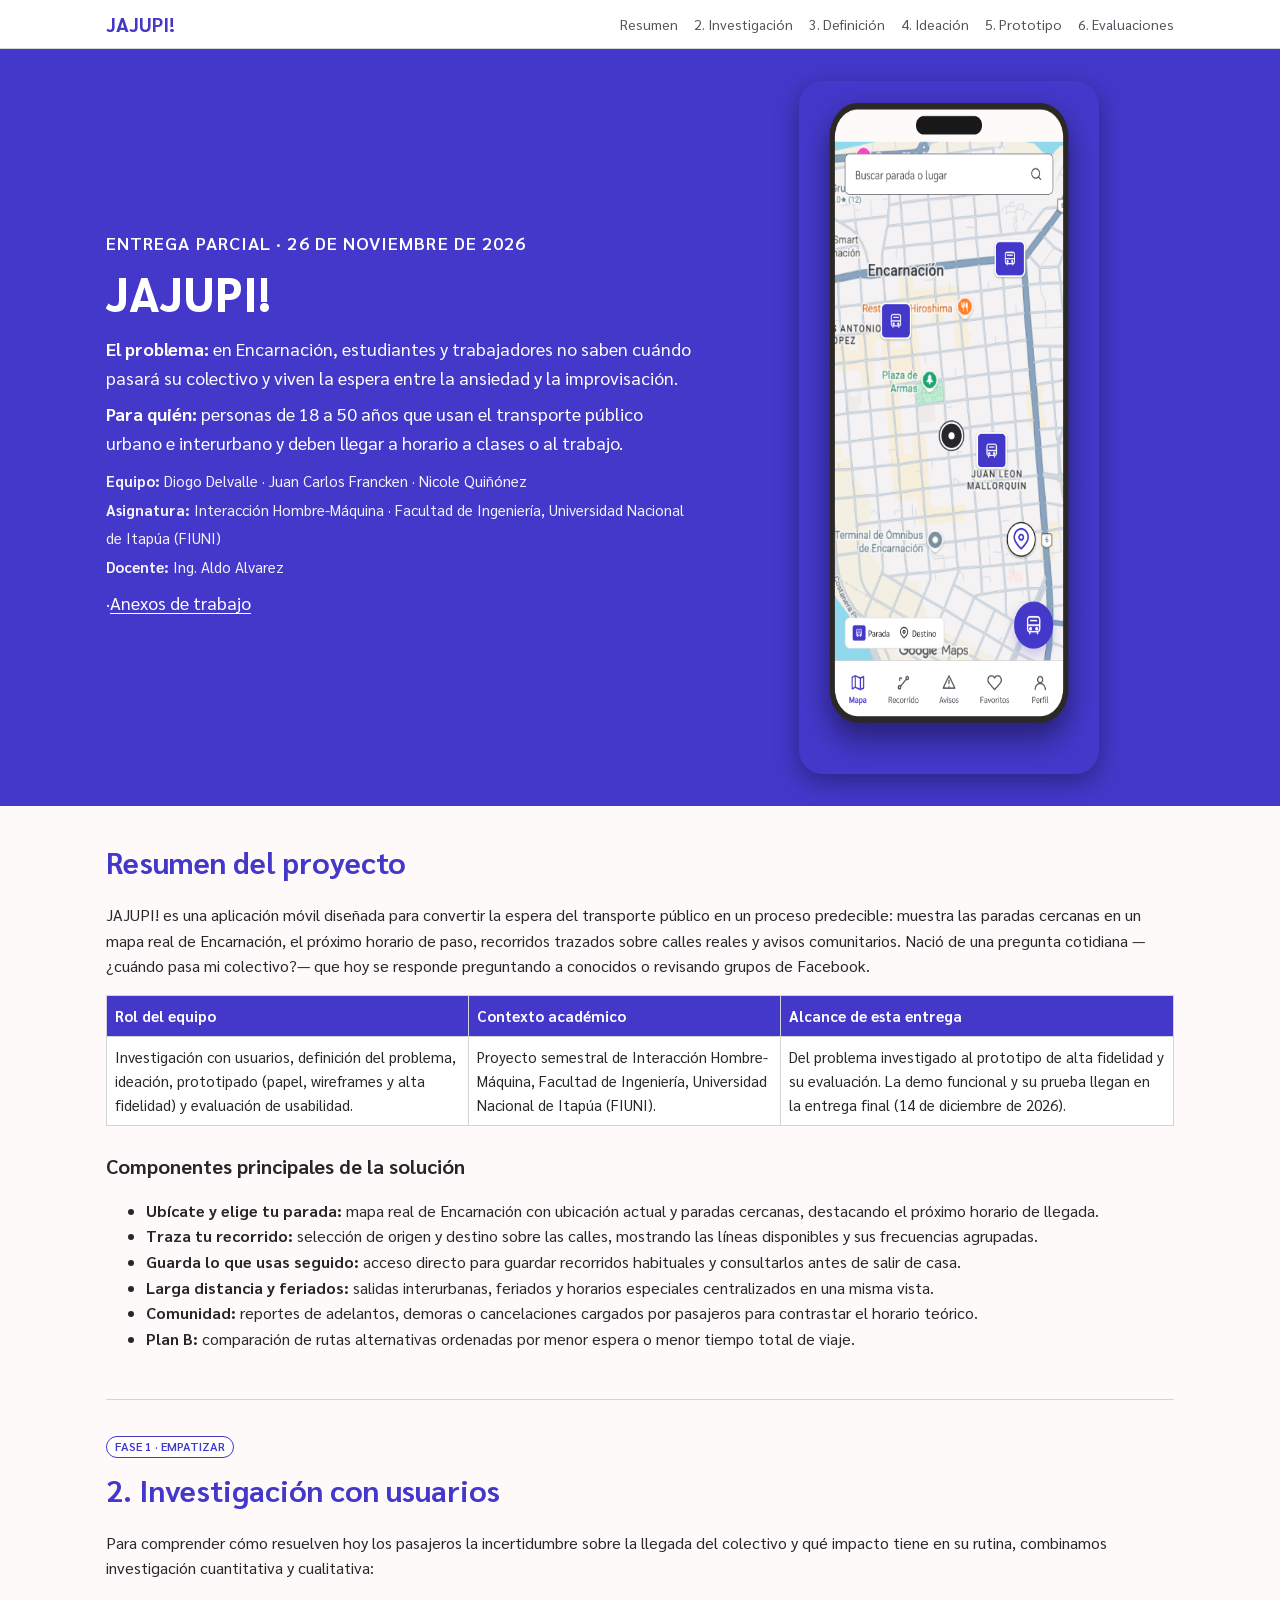
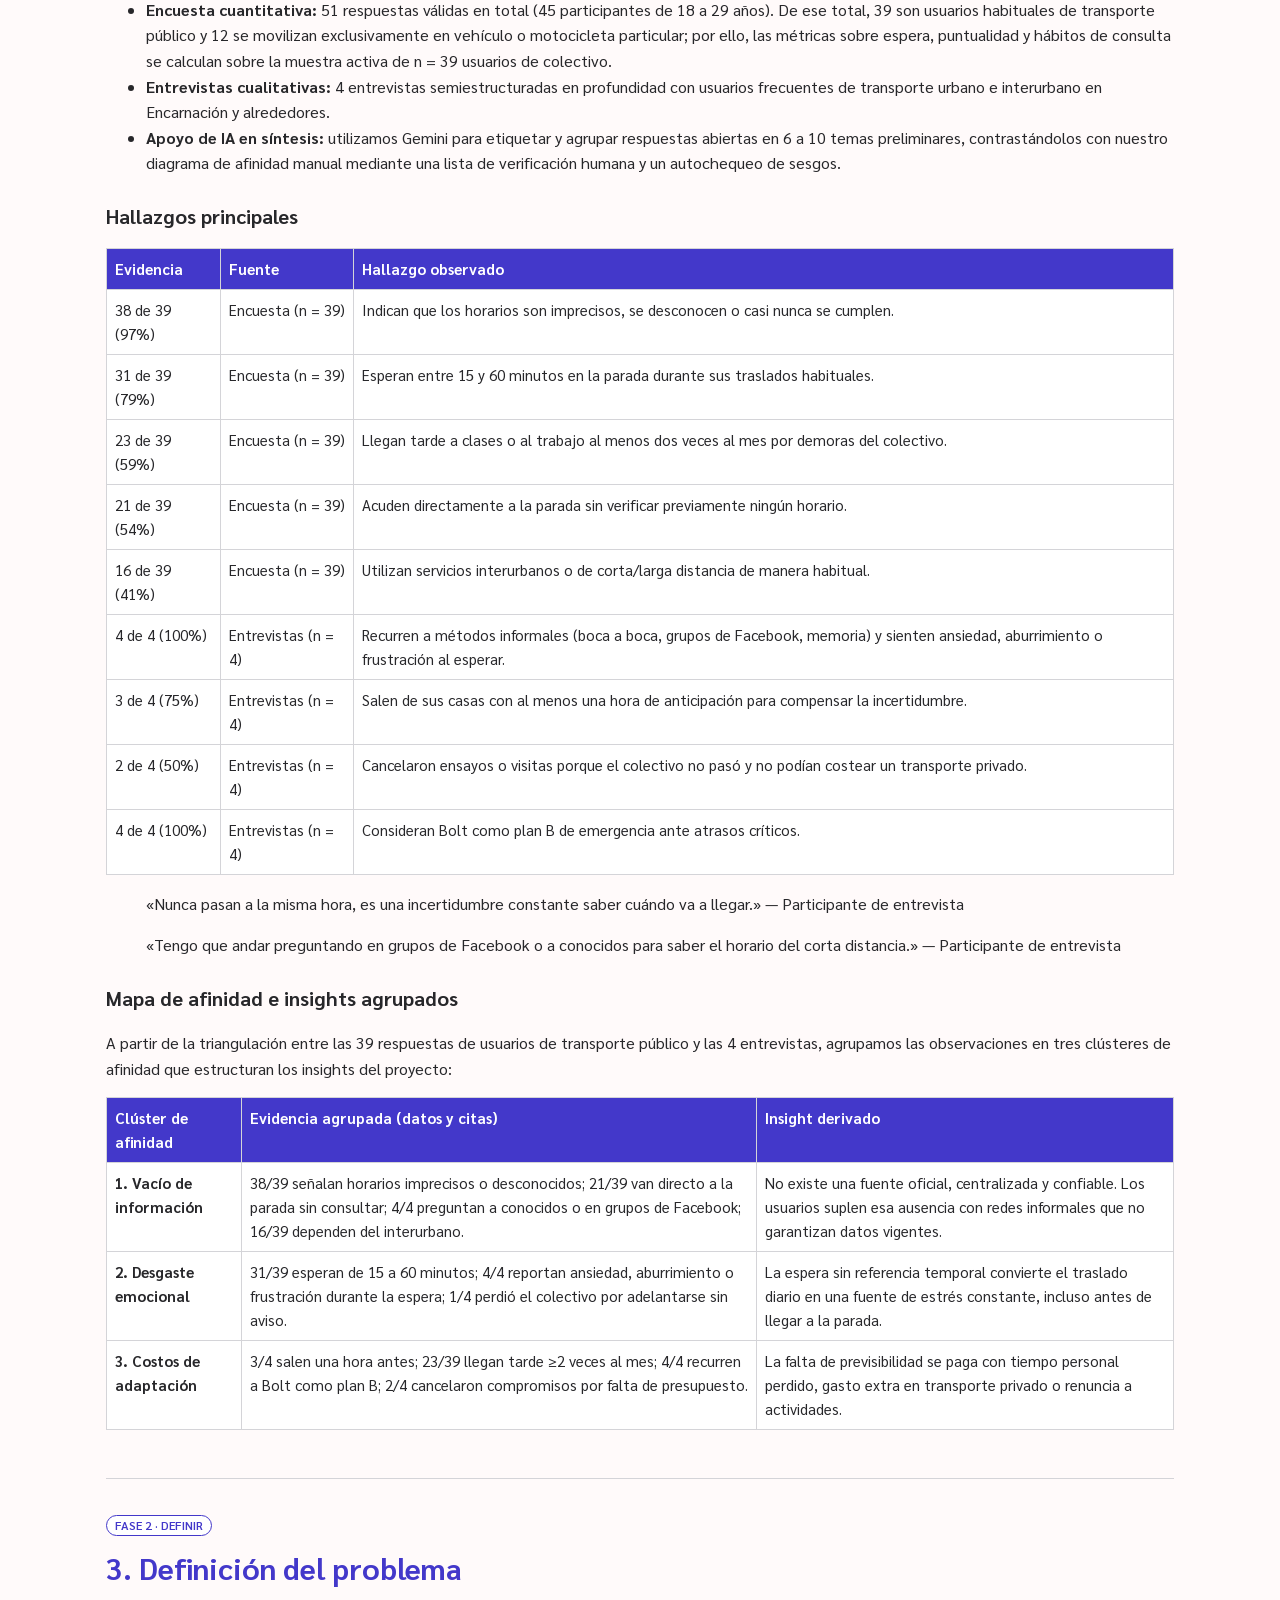
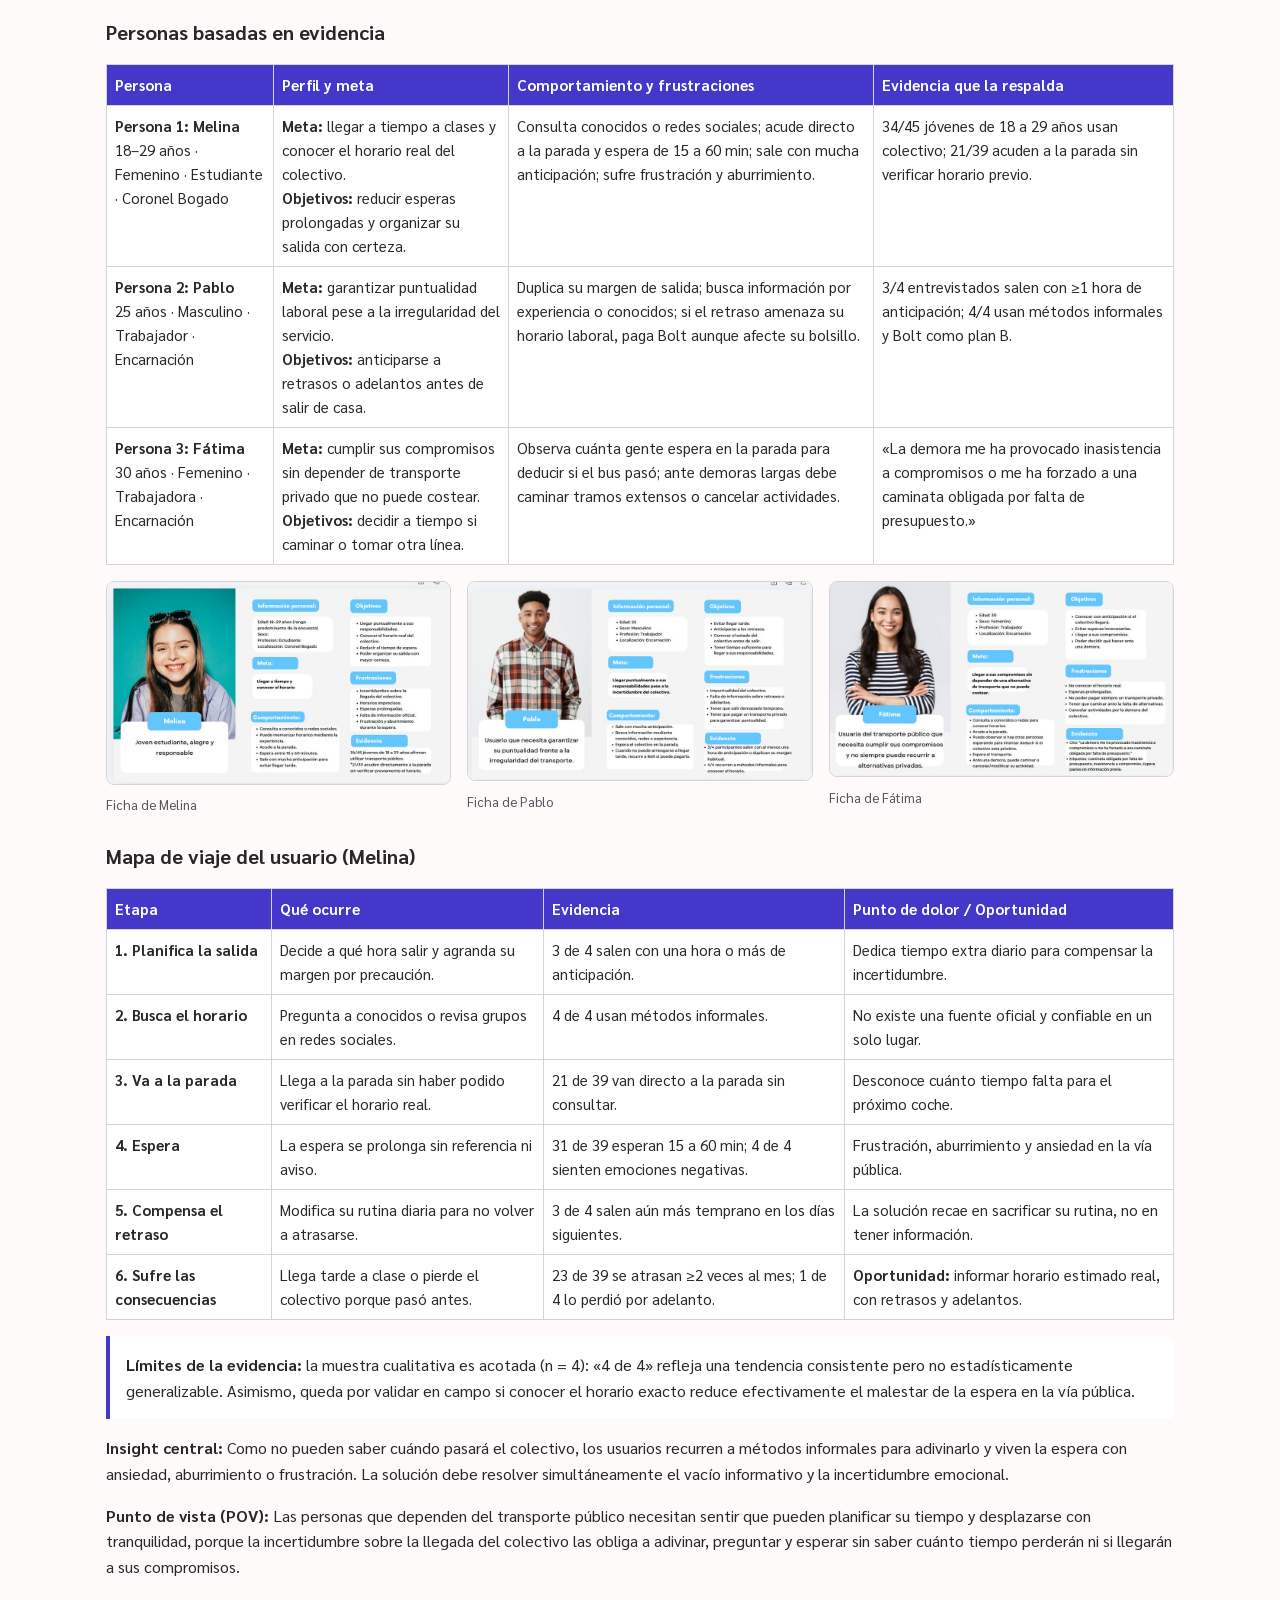
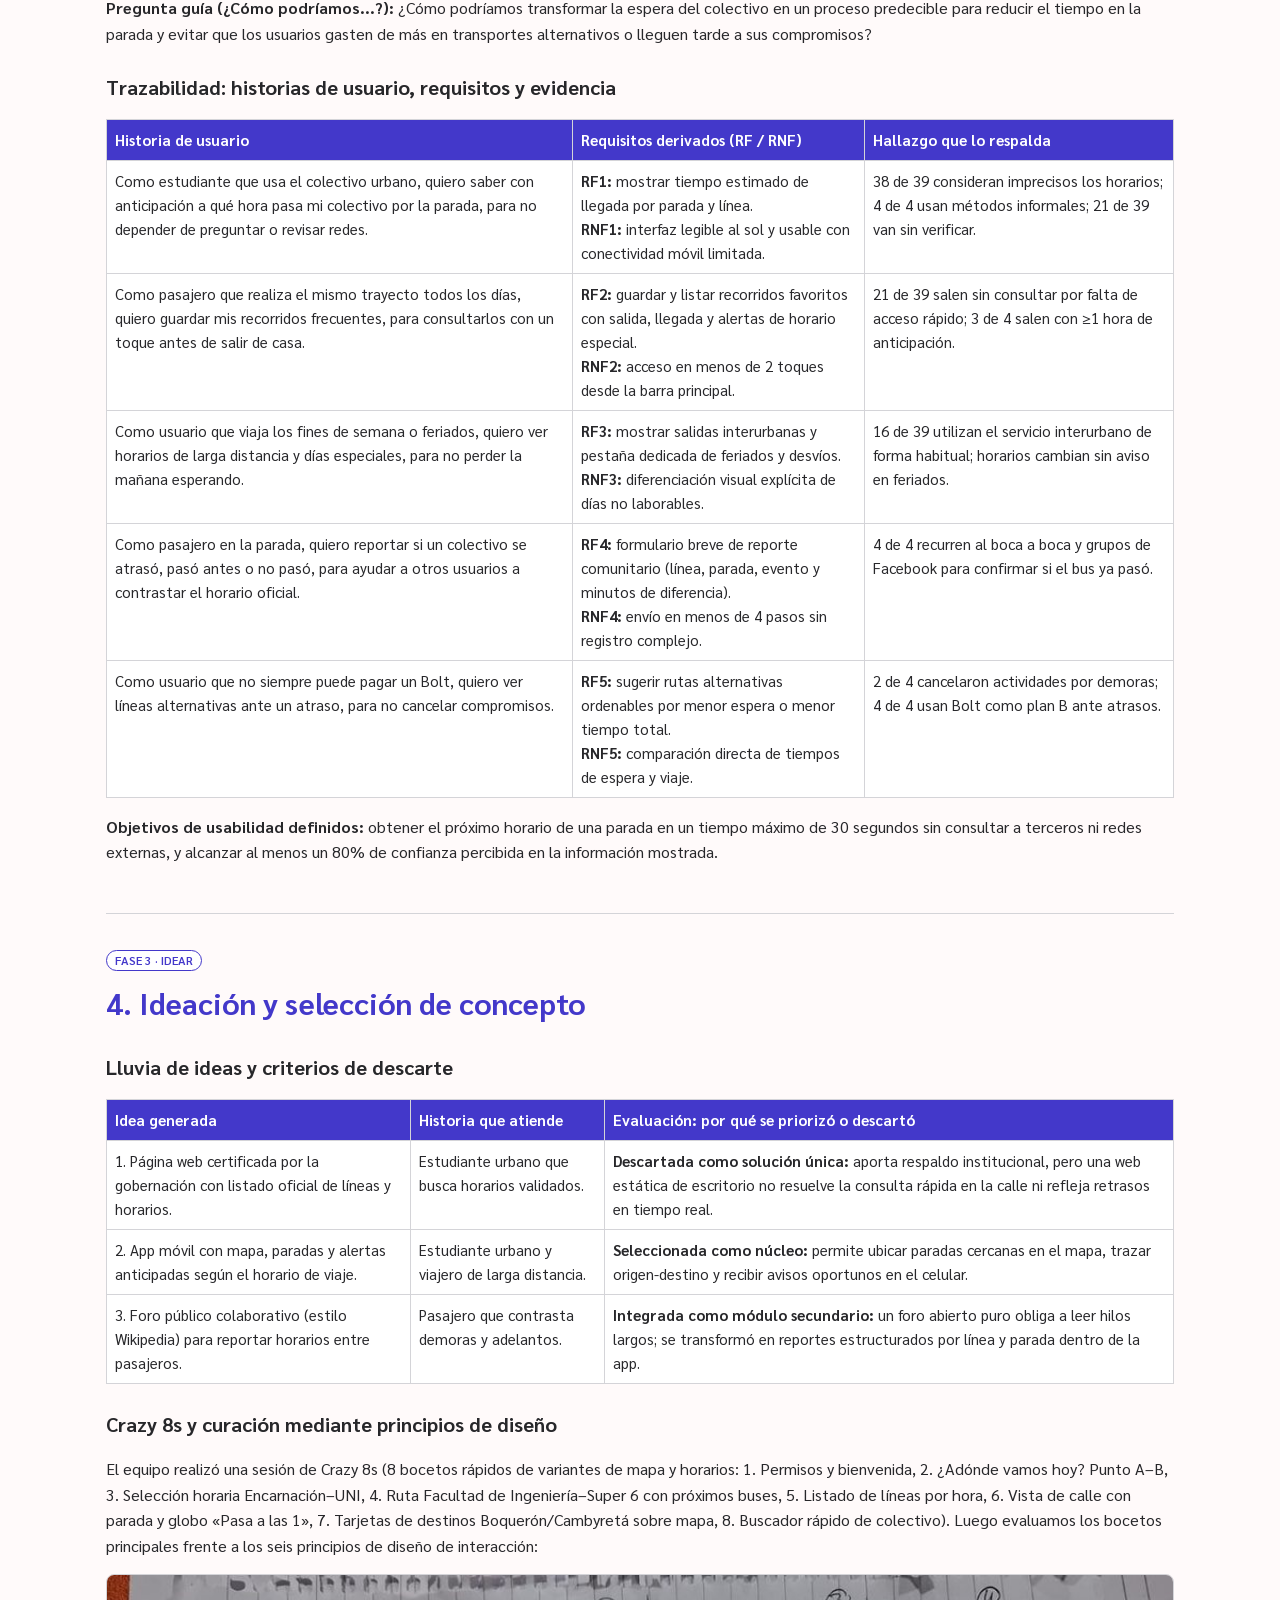
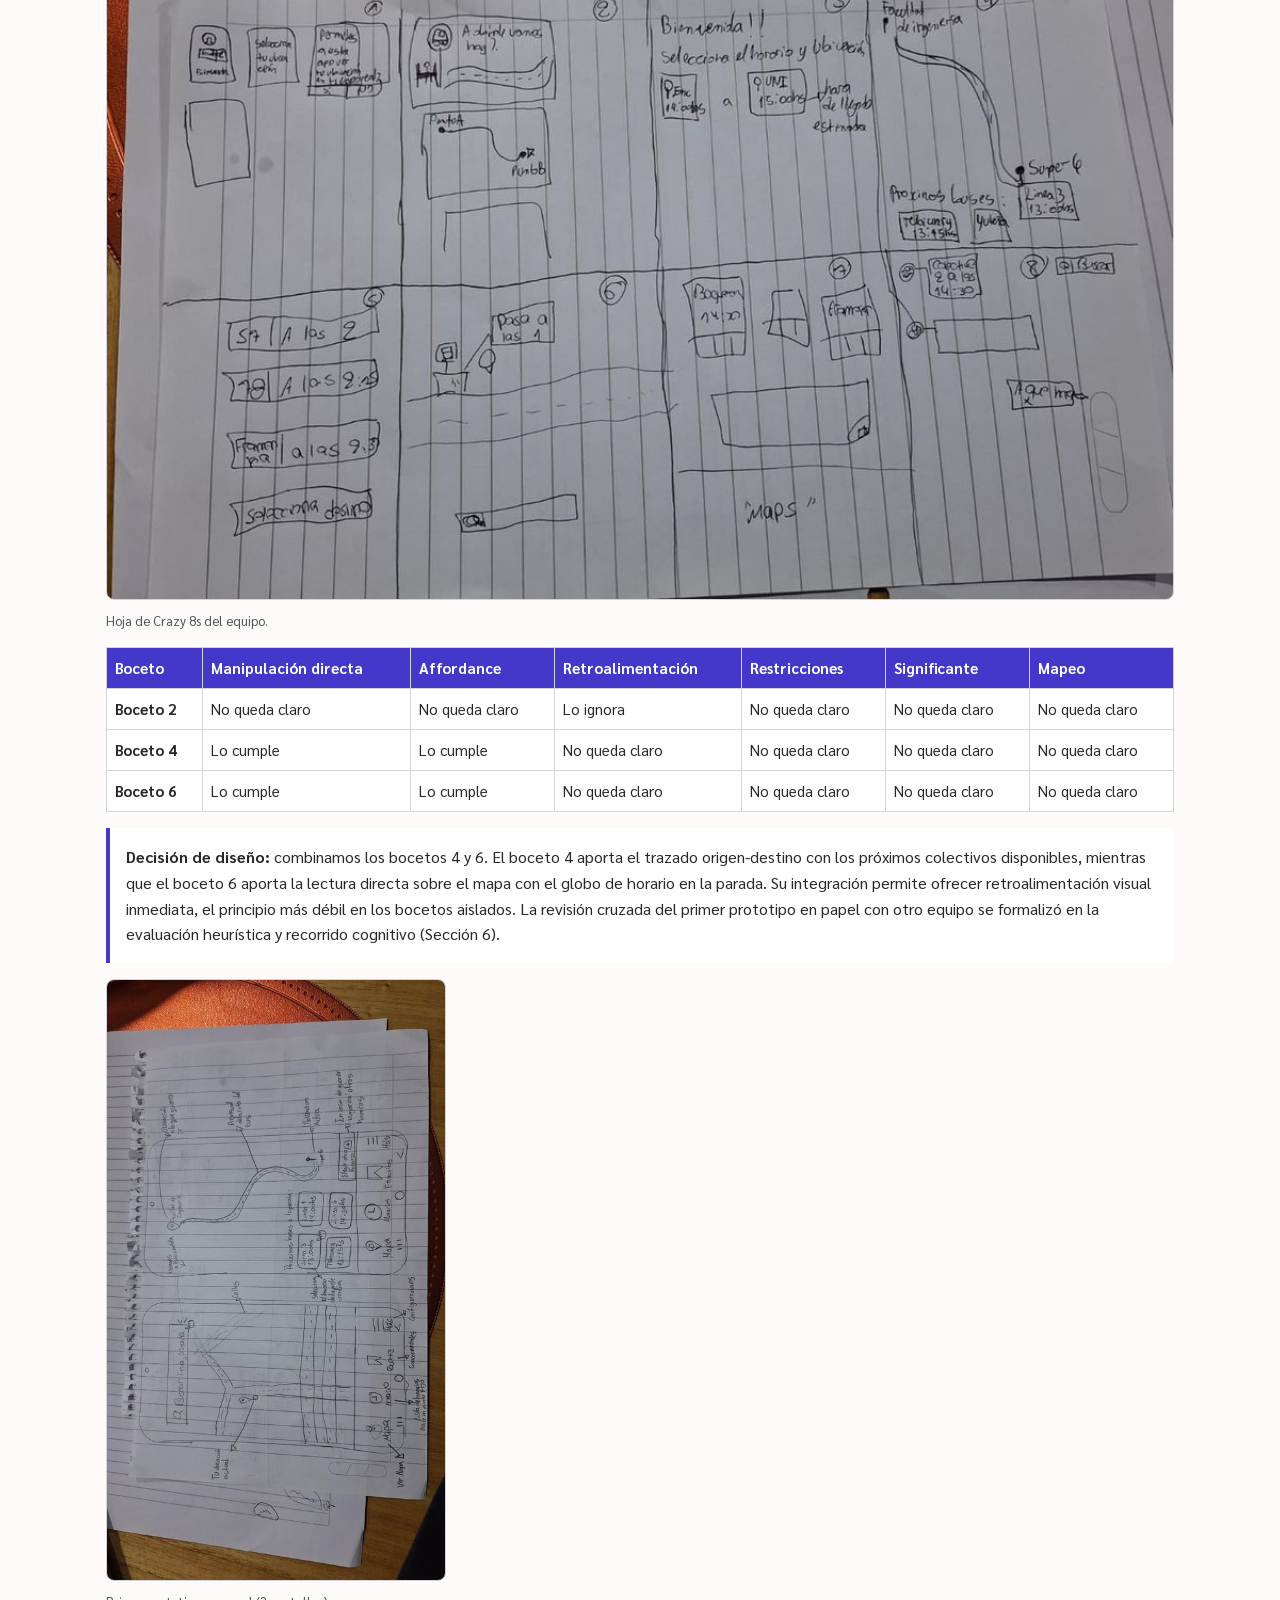
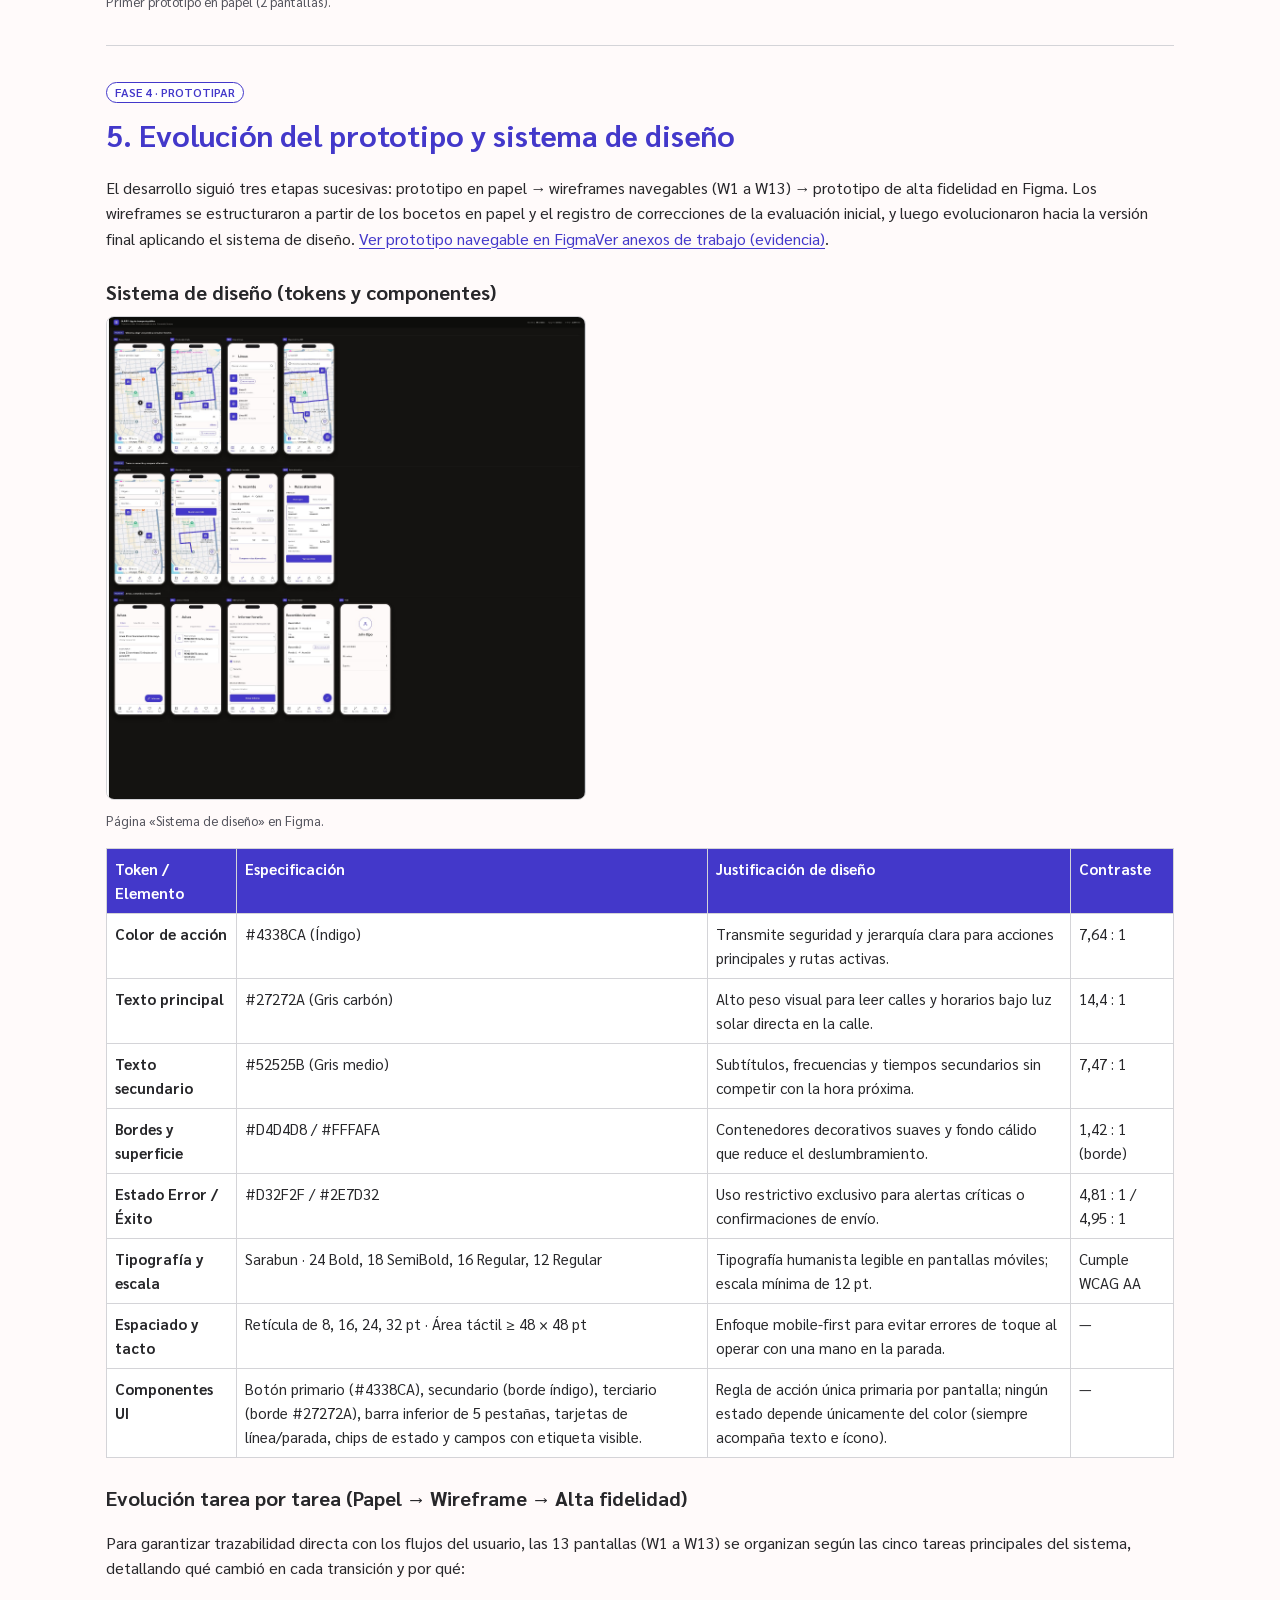
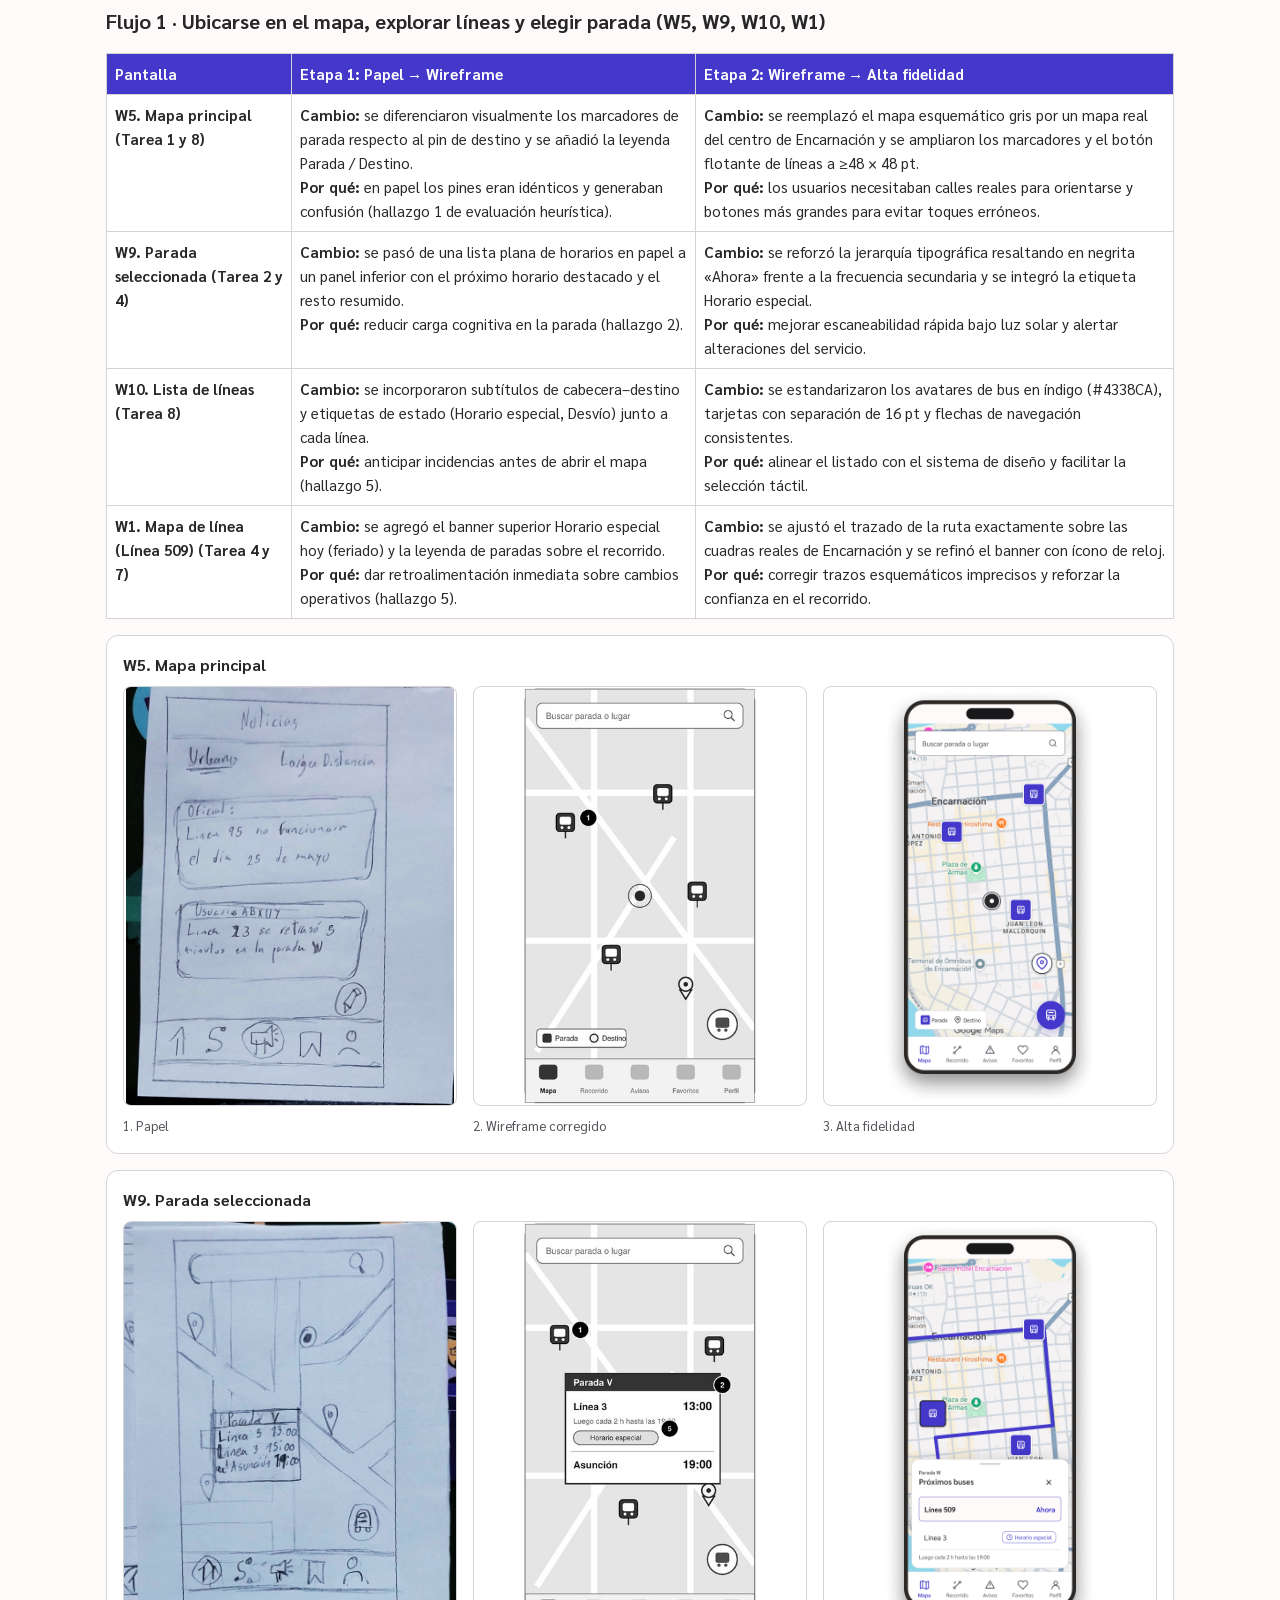
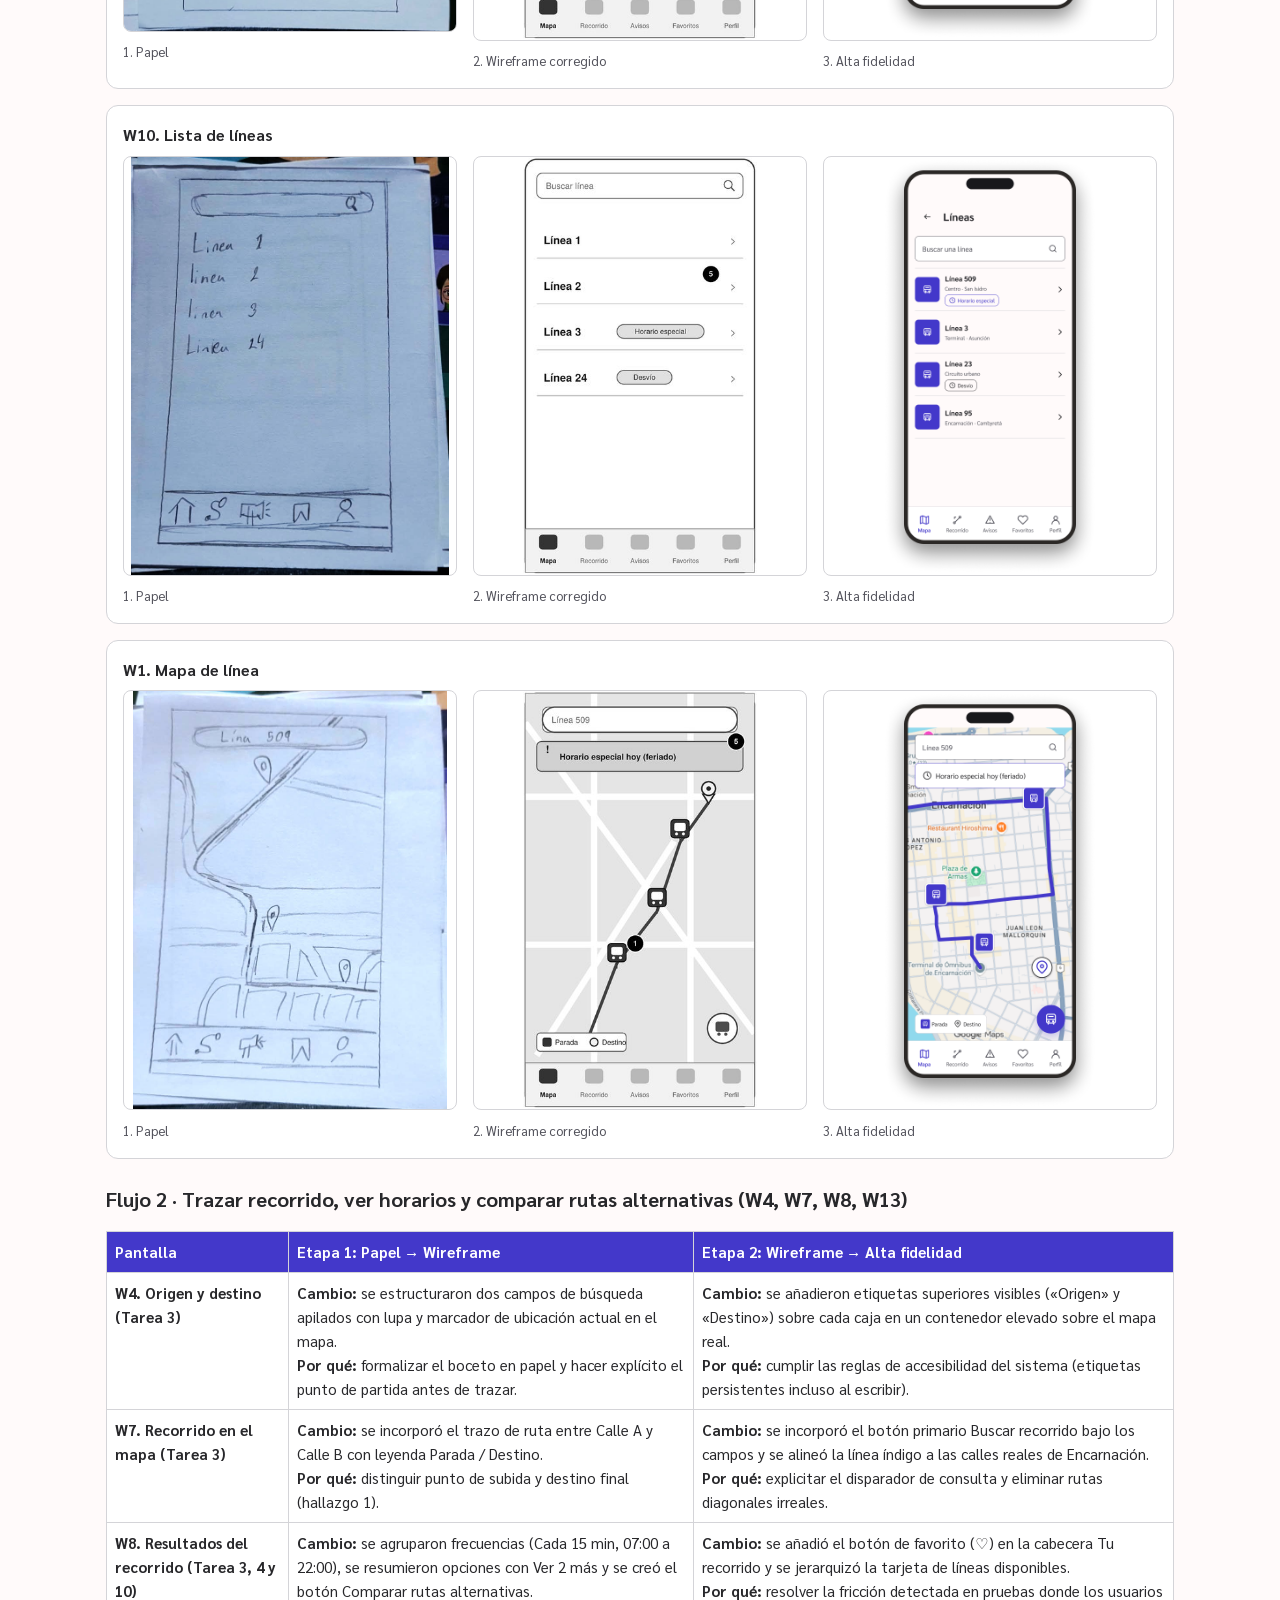
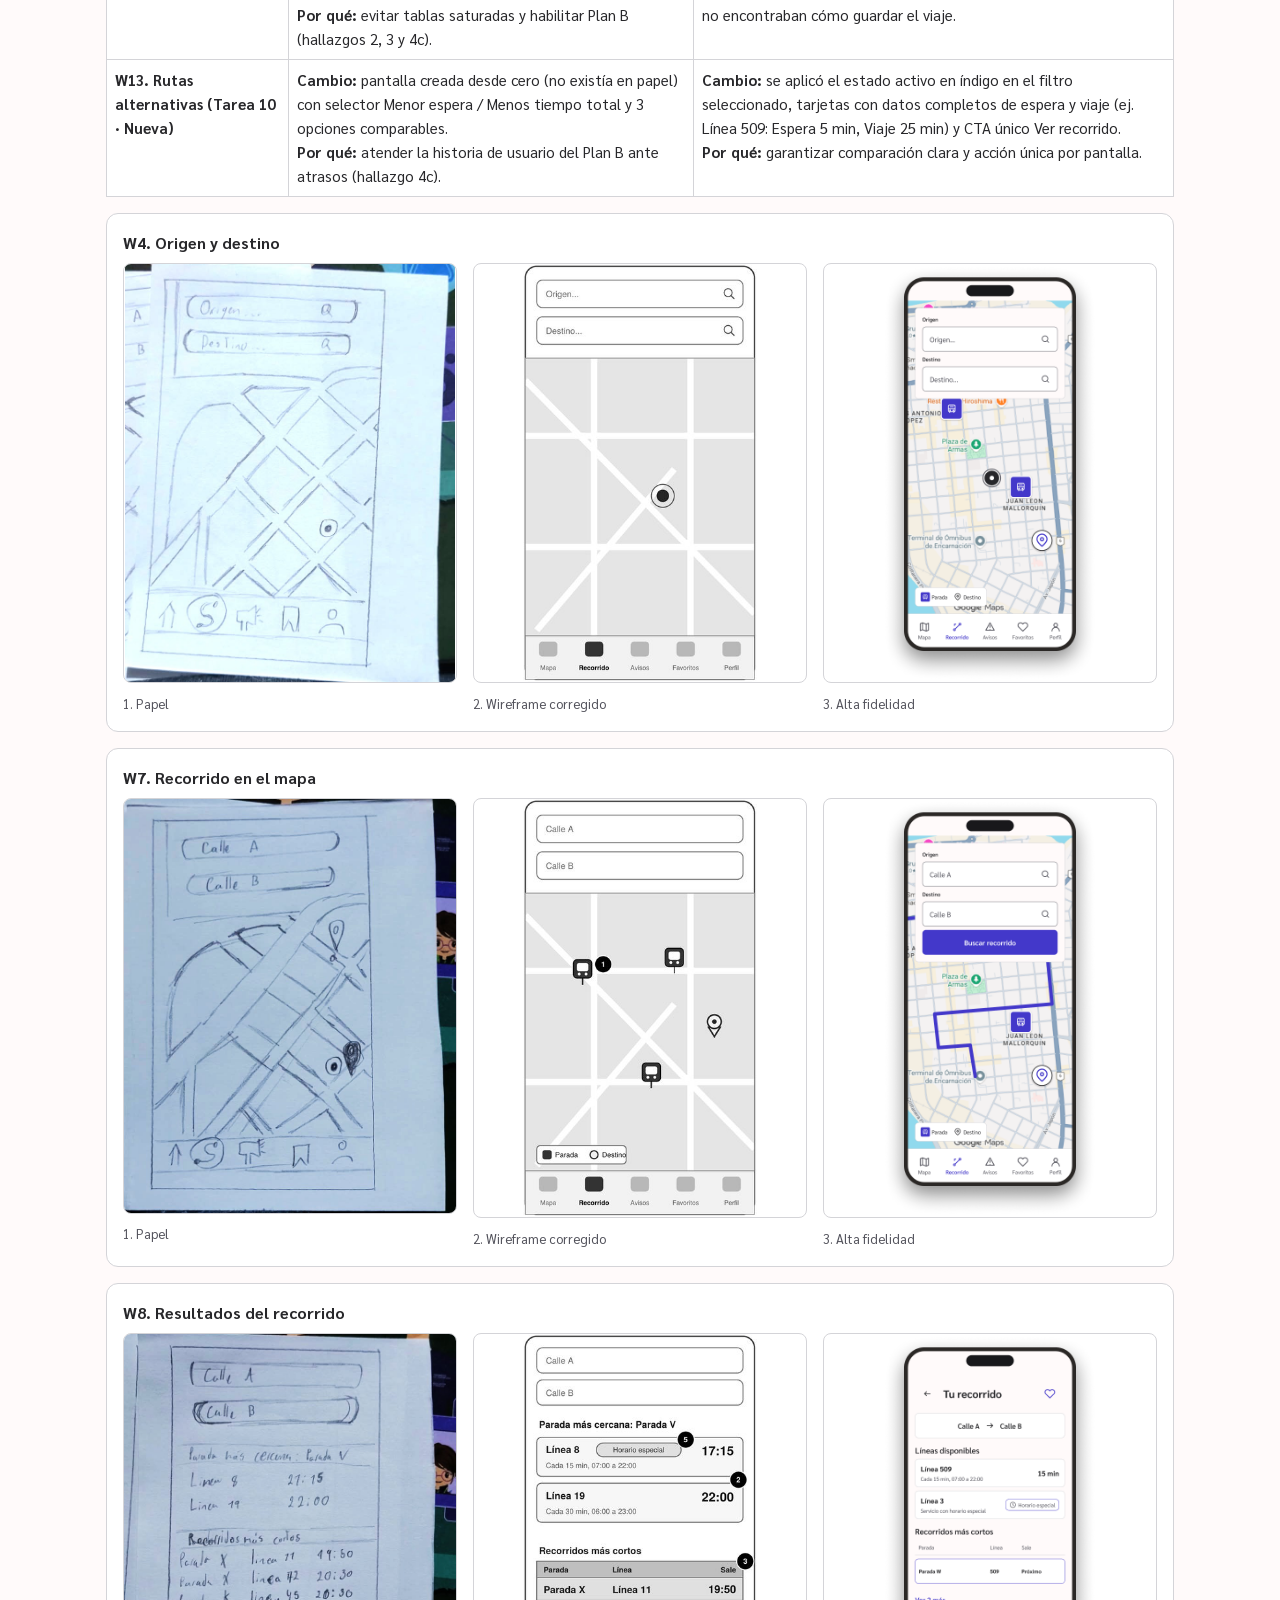
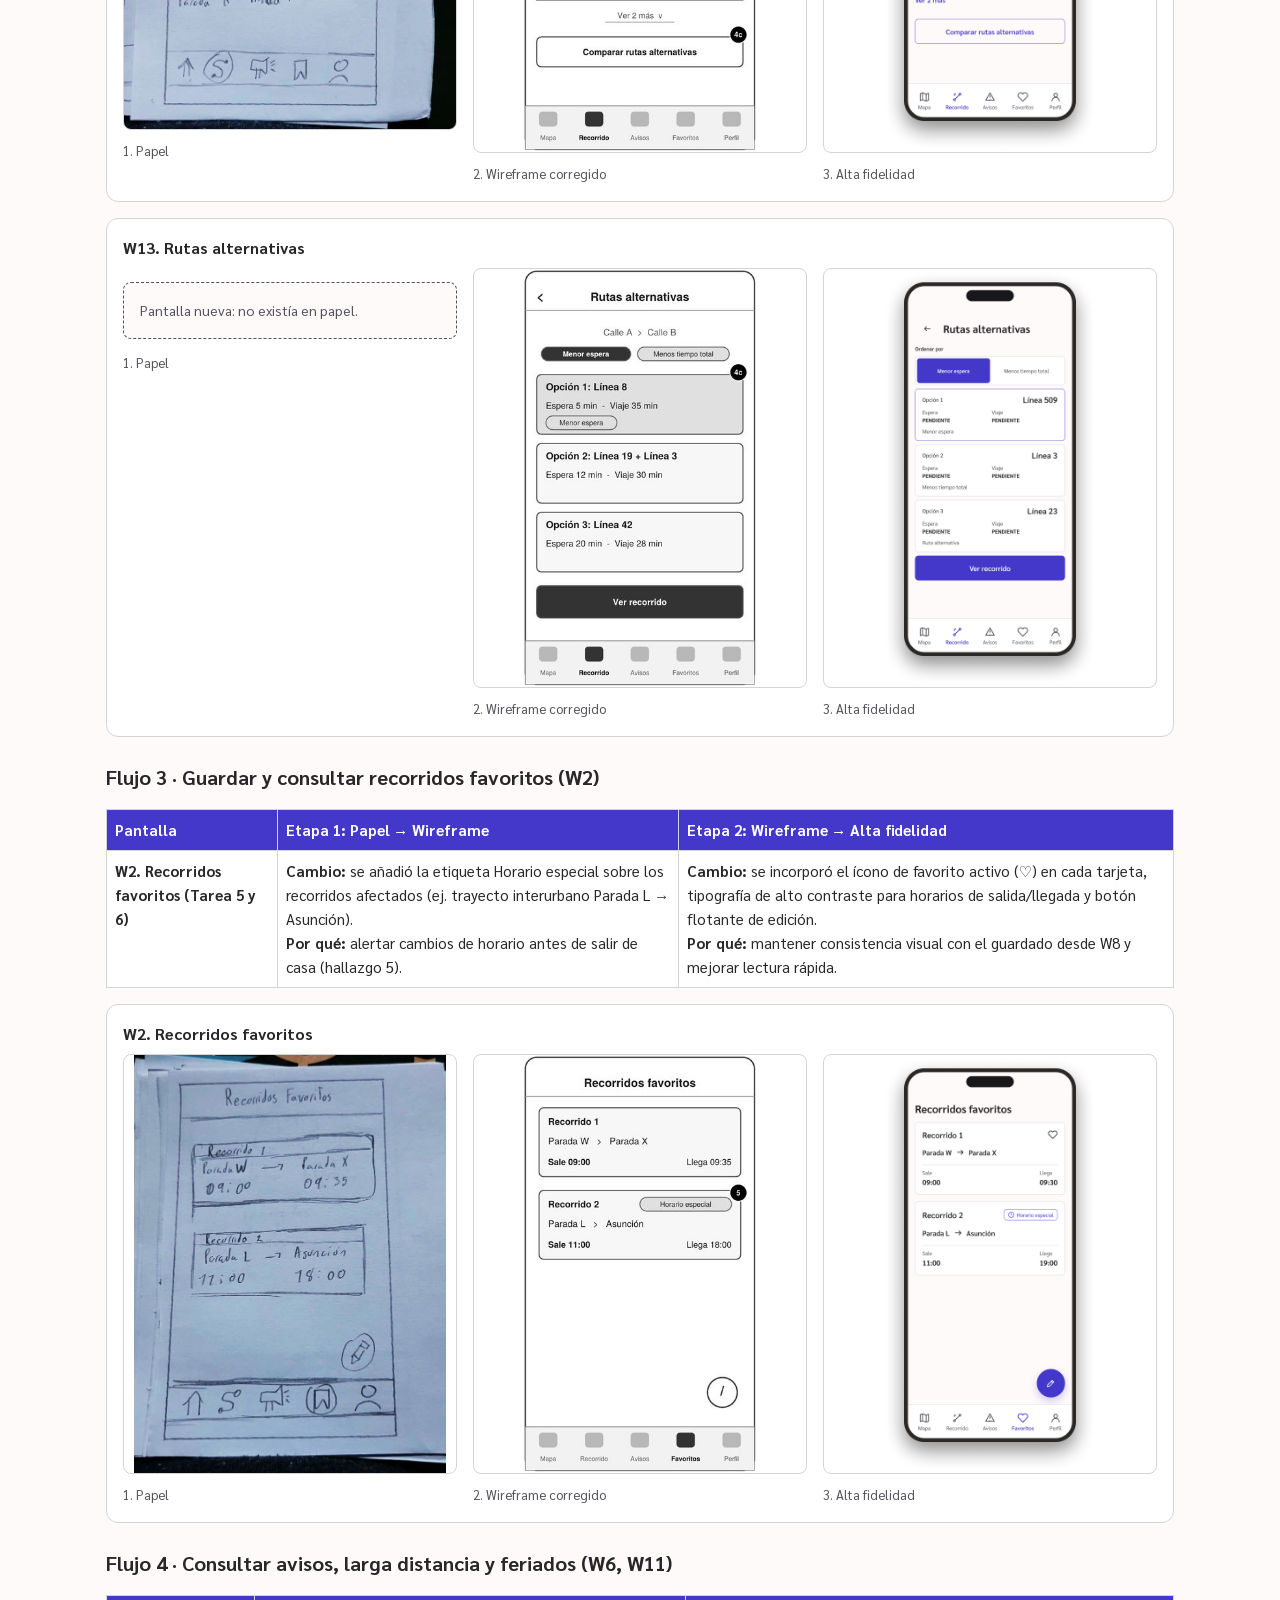
<file: index.html>
<!DOCTYPE html>
<html lang="es"><head><meta charset="utf-8"><meta name="viewport" content="width=device-width, initial-scale=1">
<title>JAJUPI! · Portafolio de Diseño de Interacción — Entrega Parcial </title>
<meta name="description" content="JAJUPI!: app de transporte público para Encarnación. Entrega parcial del 26 de noviembre de 2026.">
<link href="https://fonts.googleapis.com/css2?family=Sarabun:wght@400;600;700&amp;display=swap" rel="stylesheet">
<link rel="stylesheet" href="css/estilos.css"></head><body>
<a class="skip" href="#contenido">Saltar al contenido</a>
<header class="top"><nav aria-label="Secciones del portafolio"><strong>JAJUPI!</strong><a href="#resumen">Resumen</a><a href="#investigacion">2. Investigación</a><a href="#definicion">3. Definición</a><a href="#ideacion">4. Ideación</a><a href="#prototipo">5. Prototipo</a><a href="#evaluaciones">6. Evaluaciones</a></nav></header>
<div class="hero" id="portada"><div class="hero-in"><div><p class="eyebrow">ENTREGA PARCIAL · 26 DE NOVIEMBRE DE 2026</p><h1>JAJUPI!</h1>
<p><strong>El problema:</strong> en Encarnación, estudiantes y trabajadores no saben cuándo pasará su colectivo y viven la espera entre la ansiedad y la improvisación.</p>
<p><strong>Para quién:</strong> personas de 18 a 50 años que usan el transporte público urbano e interurbano y deben llegar a horario a clases o al trabajo.</p>
<p><small><strong>Equipo:</strong> Diogo Delvalle · Juan Carlos Francken · Nicole Quiñónez<br><strong>Asignatura:</strong> Interacción Hombre-Máquina · Facultad de Ingeniería, Universidad Nacional de Itapúa (FIUNI)<br><strong>Docente:</strong> Ing. Aldo Alvarez</small></p><p>·<a style="color:#fff" href="anexos/">Anexos de trabajo</a></p></div>
<img src="img/w05-alta.png" alt="Pantalla principal de JAJUPI! con un mapa real de Encarnación, paradas marcadas y barra de navegación inferior" width="360" height="693"></div></div>
<main id="contenido">
<section id="resumen"><h2>Resumen del proyecto</h2>
<p>JAJUPI! es una aplicación móvil diseñada para convertir la espera del transporte público en un proceso predecible: muestra las paradas cercanas en un mapa real de Encarnación, el próximo horario de paso, recorridos trazados sobre calles reales y avisos comunitarios. Nació de una pregunta cotidiana —¿cuándo pasa mi colectivo?— que hoy se responde preguntando a conocidos o revisando grupos de Facebook.</p>
<div class="tw" tabindex="0" role="region" aria-label="Tabla desplazable"><table><thead><tr><th scope="col">Rol del equipo</th><th scope="col">Contexto académico</th><th scope="col">Alcance de esta entrega</th></tr></thead><tbody><tr><td>Investigación con usuarios, definición del problema, ideación, prototipado (papel, wireframes y alta fidelidad) y evaluación de usabilidad.</td><td>Proyecto semestral de Interacción Hombre-Máquina, Facultad de Ingeniería, Universidad Nacional de Itapúa (FIUNI).</td><td>Del problema investigado al prototipo de alta fidelidad y su evaluación. La demo funcional y su prueba llegan en la entrega final (14 de diciembre de 2026).</td></tr></tbody></table></div>
<h3>Componentes principales de la solución</h3><ul>
<li><strong>Ubícate y elige tu parada:</strong> mapa real de Encarnación con ubicación actual y paradas cercanas, destacando el próximo horario de llegada.</li>
<li><strong>Traza tu recorrido:</strong> selección de origen y destino sobre las calles, mostrando las líneas disponibles y sus frecuencias agrupadas.</li>
<li><strong>Guarda lo que usas seguido:</strong> acceso directo para guardar recorridos habituales y consultarlos antes de salir de casa.</li>
<li><strong>Larga distancia y feriados:</strong> salidas interurbanas, feriados y horarios especiales centralizados en una misma vista.</li>
<li><strong>Comunidad:</strong> reportes de adelantos, demoras o cancelaciones cargados por pasajeros para contrastar el horario teórico.</li>
<li><strong>Plan B:</strong> comparación de rutas alternativas ordenadas por menor espera o menor tiempo total de viaje.</li></ul></section>

<section id="investigacion"><span class="tag">FASE 1 · EMPATIZAR</span><h2>2. Investigación con usuarios</h2>
<p>Para comprender cómo resuelven hoy los pasajeros la incertidumbre sobre la llegada del colectivo y qué impacto tiene en su rutina, combinamos investigación cuantitativa y cualitativa:</p>
<ul><li><strong>Encuesta cuantitativa:</strong> 51 respuestas válidas en total (45 participantes de 18 a 29 años). De ese total, 39 son usuarios habituales de transporte público y 12 se movilizan exclusivamente en vehículo o motocicleta particular; por ello, las métricas sobre espera, puntualidad y hábitos de consulta se calculan sobre la muestra activa de n = 39 usuarios de colectivo.</li>
<li><strong>Entrevistas cualitativas:</strong> 4 entrevistas semiestructuradas en profundidad con usuarios frecuentes de transporte urbano e interurbano en Encarnación y alrededores.</li>
<li><strong>Apoyo de IA en síntesis:</strong> utilizamos Gemini para etiquetar y agrupar respuestas abiertas en 6 a 10 temas preliminares, contrastándolos con nuestro diagrama de afinidad manual mediante una lista de verificación humana y un autochequeo de sesgos.</li></ul>
<h3>Hallazgos principales</h3>
<div class="tw" tabindex="0" role="region" aria-label="Tabla desplazable"><table><thead><tr><th scope="col">Evidencia</th><th scope="col">Fuente</th><th scope="col">Hallazgo observado</th></tr></thead><tbody><tr><td>38 de 39 (97%)</td><td>Encuesta (n = 39)</td><td>Indican que los horarios son imprecisos, se desconocen o casi nunca se cumplen.</td></tr><tr><td>31 de 39 (79%)</td><td>Encuesta (n = 39)</td><td>Esperan entre 15 y 60 minutos en la parada durante sus traslados habituales.</td></tr><tr><td>23 de 39 (59%)</td><td>Encuesta (n = 39)</td><td>Llegan tarde a clases o al trabajo al menos dos veces al mes por demoras del colectivo.</td></tr><tr><td>21 de 39 (54%)</td><td>Encuesta (n = 39)</td><td>Acuden directamente a la parada sin verificar previamente ningún horario.</td></tr><tr><td>16 de 39 (41%)</td><td>Encuesta (n = 39)</td><td>Utilizan servicios interurbanos o de corta/larga distancia de manera habitual.</td></tr><tr><td>4 de 4 (100%)</td><td>Entrevistas (n = 4)</td><td>Recurren a métodos informales (boca a boca, grupos de Facebook, memoria) y sienten ansiedad, aburrimiento o frustración al esperar.</td></tr><tr><td>3 de 4 (75%)</td><td>Entrevistas (n = 4)</td><td>Salen de sus casas con al menos una hora de anticipación para compensar la incertidumbre.</td></tr><tr><td>2 de 4 (50%)</td><td>Entrevistas (n = 4)</td><td>Cancelaron ensayos o visitas porque el colectivo no pasó y no podían costear un transporte privado.</td></tr><tr><td>4 de 4 (100%)</td><td>Entrevistas (n = 4)</td><td>Consideran Bolt como plan B de emergencia ante atrasos críticos.</td></tr></tbody></table></div>
<blockquote>«Nunca pasan a la misma hora, es una incertidumbre constante saber cuándo va a llegar.» — Participante de entrevista</blockquote>
<blockquote>«Tengo que andar preguntando en grupos de Facebook o a conocidos para saber el horario del corta distancia.» — Participante de entrevista</blockquote>
<h3>Mapa de afinidad e insights agrupados</h3>
<p>A partir de la triangulación entre las 39 respuestas de usuarios de transporte público y las 4 entrevistas, agrupamos las observaciones en tres clústeres de afinidad que estructuran los insights del proyecto:</p>
<div class="tw" tabindex="0" role="region" aria-label="Tabla desplazable"><table><thead><tr><th scope="col">Clúster de afinidad</th><th scope="col">Evidencia agrupada (datos y citas)</th><th scope="col">Insight derivado</th></tr></thead><tbody><tr><td><strong>1. Vacío de información</strong></td><td>38/39 señalan horarios imprecisos o desconocidos; 21/39 van directo a la parada sin consultar; 4/4 preguntan a conocidos o en grupos de Facebook; 16/39 dependen del interurbano.</td><td>No existe una fuente oficial, centralizada y confiable. Los usuarios suplen esa ausencia con redes informales que no garantizan datos vigentes.</td></tr><tr><td><strong>2. Desgaste emocional</strong></td><td>31/39 esperan de 15 a 60 minutos; 4/4 reportan ansiedad, aburrimiento o frustración durante la espera; 1/4 perdió el colectivo por adelantarse sin aviso.</td><td>La espera sin referencia temporal convierte el traslado diario en una fuente de estrés constante, incluso antes de llegar a la parada.</td></tr><tr><td><strong>3. Costos de adaptación</strong></td><td>3/4 salen una hora antes; 23/39 llegan tarde ≥2 veces al mes; 4/4 recurren a Bolt como plan B; 2/4 cancelaron compromisos por falta de presupuesto.</td><td>La falta de previsibilidad se paga con tiempo personal perdido, gasto extra en transporte privado o renuncia a actividades.</td></tr></tbody></table></div></section>

<section id="definicion"><span class="tag">FASE 2 · DEFINIR</span><h2>3. Definición del problema</h2>
<h3>Personas basadas en evidencia</h3>
<div class="tw" tabindex="0" role="region" aria-label="Tabla desplazable"><table><thead><tr><th scope="col">Persona</th><th scope="col">Perfil y meta</th><th scope="col">Comportamiento y frustraciones</th><th scope="col">Evidencia que la respalda</th></tr></thead><tbody><tr><td><strong>Persona 1: Melina</strong><br>18–29 años · Femenino · Estudiante · Coronel Bogado</td><td><strong>Meta:</strong> llegar a tiempo a clases y conocer el horario real del colectivo.<br><strong>Objetivos:</strong> reducir esperas prolongadas y organizar su salida con certeza.</td><td>Consulta conocidos o redes sociales; acude directo a la parada y espera de 15 a 60 min; sale con mucha anticipación; sufre frustración y aburrimiento.</td><td>34/45 jóvenes de 18 a 29 años usan colectivo; 21/39 acuden a la parada sin verificar horario previo.</td></tr><tr><td><strong>Persona 2: Pablo</strong><br>25 años · Masculino · Trabajador · Encarnación</td><td><strong>Meta:</strong> garantizar puntualidad laboral pese a la irregularidad del servicio.<br><strong>Objetivos:</strong> anticiparse a retrasos o adelantos antes de salir de casa.</td><td>Duplica su margen de salida; busca información por experiencia o conocidos; si el retraso amenaza su horario laboral, paga Bolt aunque afecte su bolsillo.</td><td>3/4 entrevistados salen con ≥1 hora de anticipación; 4/4 usan métodos informales y Bolt como plan B.</td></tr><tr><td><strong>Persona 3: Fátima</strong><br>30 años · Femenino · Trabajadora · Encarnación</td><td><strong>Meta:</strong> cumplir sus compromisos sin depender de transporte privado que no puede costear.<br><strong>Objetivos:</strong> decidir a tiempo si caminar o tomar otra línea.</td><td>Observa cuánta gente espera en la parada para deducir si el bus pasó; ante demoras largas debe caminar tramos extensos o cancelar actividades.</td><td>«La demora me ha provocado inasistencia a compromisos o me ha forzado a una caminata obligada por falta de presupuesto.»</td></tr></tbody></table></div>
<div class="personas"><figure class="persona"><img loading="lazy" src="img/persona1.jpg" alt="Ficha de la persona Melina" width="900" height="529"><figcaption>Ficha de Melina</figcaption></figure><figure class="persona"><img loading="lazy" src="img/persona2.jpg" alt="Ficha de la persona Pablo" width="900" height="529"><figcaption>Ficha de Pablo</figcaption></figure><figure class="persona"><img loading="lazy" src="img/persona3.jpg" alt="Ficha de la persona Fátima" width="900" height="529"><figcaption>Ficha de Fátima</figcaption></figure></div>
<h3>Mapa de viaje del usuario (Melina)</h3>
<div class="tw" tabindex="0" role="region" aria-label="Tabla desplazable"><table><thead><tr><th scope="col">Etapa</th><th scope="col">Qué ocurre</th><th scope="col">Evidencia</th><th scope="col">Punto de dolor / Oportunidad</th></tr></thead><tbody><tr><td><strong>1. Planifica la salida</strong></td><td>Decide a qué hora salir y agranda su margen por precaución.</td><td>3 de 4 salen con una hora o más de anticipación.</td><td>Dedica tiempo extra diario para compensar la incertidumbre.</td></tr><tr><td><strong>2. Busca el horario</strong></td><td>Pregunta a conocidos o revisa grupos en redes sociales.</td><td>4 de 4 usan métodos informales.</td><td>No existe una fuente oficial y confiable en un solo lugar.</td></tr><tr><td><strong>3. Va a la parada</strong></td><td>Llega a la parada sin haber podido verificar el horario real.</td><td>21 de 39 van directo a la parada sin consultar.</td><td>Desconoce cuánto tiempo falta para el próximo coche.</td></tr><tr><td><strong>4. Espera</strong></td><td>La espera se prolonga sin referencia ni aviso.</td><td>31 de 39 esperan 15 a 60 min; 4 de 4 sienten emociones negativas.</td><td>Frustración, aburrimiento y ansiedad en la vía pública.</td></tr><tr><td><strong>5. Compensa el retraso</strong></td><td>Modifica su rutina diaria para no volver a atrasarse.</td><td>3 de 4 salen aún más temprano en los días siguientes.</td><td>La solución recae en sacrificar su rutina, no en tener información.</td></tr><tr><td><strong>6. Sufre las consecuencias</strong></td><td>Llega tarde a clase o pierde el colectivo porque pasó antes.</td><td>23 de 39 se atrasan ≥2 veces al mes; 1 de 4 lo perdió por adelanto.</td><td><strong>Oportunidad:</strong> informar horario estimado real, con retrasos y adelantos.</td></tr></tbody></table></div>
<div class="decision"><strong>Límites de la evidencia:</strong> la muestra cualitativa es acotada (n = 4): «4 de 4» refleja una tendencia consistente pero no estadísticamente generalizable. Asimismo, queda por validar en campo si conocer el horario exacto reduce efectivamente el malestar de la espera en la vía pública.</div>
<p><strong>Insight central:</strong> Como no pueden saber cuándo pasará el colectivo, los usuarios recurren a métodos informales para adivinarlo y viven la espera con ansiedad, aburrimiento o frustración. La solución debe resolver simultáneamente el vacío informativo y la incertidumbre emocional.</p>
<p><strong>Punto de vista (POV):</strong> Las personas que dependen del transporte público necesitan sentir que pueden planificar su tiempo y desplazarse con tranquilidad, porque la incertidumbre sobre la llegada del colectivo las obliga a adivinar, preguntar y esperar sin saber cuánto tiempo perderán ni si llegarán a sus compromisos.</p>
<p><strong>Pregunta guía (¿Cómo podríamos...?):</strong> ¿Cómo podríamos transformar la espera del colectivo en un proceso predecible para reducir el tiempo en la parada y evitar que los usuarios gasten de más en transportes alternativos o lleguen tarde a sus compromisos?</p>
<h3>Trazabilidad: historias de usuario, requisitos y evidencia</h3>
<div class="tw" tabindex="0" role="region" aria-label="Tabla desplazable"><table><thead><tr><th scope="col">Historia de usuario</th><th scope="col">Requisitos derivados (RF / RNF)</th><th scope="col">Hallazgo que lo respalda</th></tr></thead><tbody><tr><td>Como estudiante que usa el colectivo urbano, quiero saber con anticipación a qué hora pasa mi colectivo por la parada, para no depender de preguntar o revisar redes.</td><td><strong>RF1:</strong> mostrar tiempo estimado de llegada por parada y línea.<br><strong>RNF1:</strong> interfaz legible al sol y usable con conectividad móvil limitada.</td><td>38 de 39 consideran imprecisos los horarios; 4 de 4 usan métodos informales; 21 de 39 van sin verificar.</td></tr><tr><td>Como pasajero que realiza el mismo trayecto todos los días, quiero guardar mis recorridos frecuentes, para consultarlos con un toque antes de salir de casa.</td><td><strong>RF2:</strong> guardar y listar recorridos favoritos con salida, llegada y alertas de horario especial.<br><strong>RNF2:</strong> acceso en menos de 2 toques desde la barra principal.</td><td>21 de 39 salen sin consultar por falta de acceso rápido; 3 de 4 salen con ≥1 hora de anticipación.</td></tr><tr><td>Como usuario que viaja los fines de semana o feriados, quiero ver horarios de larga distancia y días especiales, para no perder la mañana esperando.</td><td><strong>RF3:</strong> mostrar salidas interurbanas y pestaña dedicada de feriados y desvíos.<br><strong>RNF3:</strong> diferenciación visual explícita de días no laborables.</td><td>16 de 39 utilizan el servicio interurbano de forma habitual; horarios cambian sin aviso en feriados.</td></tr><tr><td>Como pasajero en la parada, quiero reportar si un colectivo se atrasó, pasó antes o no pasó, para ayudar a otros usuarios a contrastar el horario oficial.</td><td><strong>RF4:</strong> formulario breve de reporte comunitario (línea, parada, evento y minutos de diferencia).<br><strong>RNF4:</strong> envío en menos de 4 pasos sin registro complejo.</td><td>4 de 4 recurren al boca a boca y grupos de Facebook para confirmar si el bus ya pasó.</td></tr><tr><td>Como usuario que no siempre puede pagar un Bolt, quiero ver líneas alternativas ante un atraso, para no cancelar compromisos.</td><td><strong>RF5:</strong> sugerir rutas alternativas ordenables por menor espera o menor tiempo total.<br><strong>RNF5:</strong> comparación directa de tiempos de espera y viaje.</td><td>2 de 4 cancelaron actividades por demoras; 4 de 4 usan Bolt como plan B ante atrasos.</td></tr></tbody></table></div>
<p><strong>Objetivos de usabilidad definidos:</strong> obtener el próximo horario de una parada en un tiempo máximo de 30 segundos sin consultar a terceros ni redes externas, y alcanzar al menos un 80% de confianza percibida en la información mostrada.</p></section>

<section id="ideacion"><span class="tag">FASE 3 · IDEAR</span><h2>4. Ideación y selección de concepto</h2>
<h3>Lluvia de ideas y criterios de descarte</h3>
<div class="tw" tabindex="0" role="region" aria-label="Tabla desplazable"><table><thead><tr><th scope="col">Idea generada</th><th scope="col">Historia que atiende</th><th scope="col">Evaluación: por qué se priorizó o descartó</th></tr></thead><tbody><tr><td>1. Página web certificada por la gobernación con listado oficial de líneas y horarios.</td><td>Estudiante urbano que busca horarios validados.</td><td><strong>Descartada como solución única:</strong> aporta respaldo institucional, pero una web estática de escritorio no resuelve la consulta rápida en la calle ni refleja retrasos en tiempo real.</td></tr><tr><td>2. App móvil con mapa, paradas y alertas anticipadas según el horario de viaje.</td><td>Estudiante urbano y viajero de larga distancia.</td><td><strong>Seleccionada como núcleo:</strong> permite ubicar paradas cercanas en el mapa, trazar origen-destino y recibir avisos oportunos en el celular.</td></tr><tr><td>3. Foro público colaborativo (estilo Wikipedia) para reportar horarios entre pasajeros.</td><td>Pasajero que contrasta demoras y adelantos.</td><td><strong>Integrada como módulo secundario:</strong> un foro abierto puro obliga a leer hilos largos; se transformó en reportes estructurados por línea y parada dentro de la app.</td></tr></tbody></table></div>
<h3>Crazy 8s y curación mediante principios de diseño</h3>
<p>El equipo realizó una sesión de Crazy 8s (8 bocetos rápidos de variantes de mapa y horarios: 1. Permisos y bienvenida, 2. ¿Adónde vamos hoy? Punto A–B, 3. Selección horaria Encarnación–UNI, 4. Ruta Facultad de Ingeniería–Super 6 con próximos buses, 5. Listado de líneas por hora, 6. Vista de calle con parada y globo «Pasa a las 1», 7. Tarjetas de destinos Boquerón/Cambyretá sobre mapa, 8. Buscador rápido de colectivo). Luego evaluamos los bocetos principales frente a los seis principios de diseño de interacción:</p>
<figure class="big"><img loading="lazy" src="img/crazy8.jpg" alt="Hoja con ocho bocetos a mano de variantes de la app: selección de horario, mapa con paradas, lista de próximos buses y buscador" width="1000" height="585"><figcaption>Hoja de Crazy 8s del equipo.</figcaption></figure>
<div class="tw" tabindex="0" role="region" aria-label="Tabla desplazable"><table><thead><tr><th scope="col">Boceto</th><th scope="col">Manipulación directa</th><th scope="col">Affordance</th><th scope="col">Retroalimentación</th><th scope="col">Restricciones</th><th scope="col">Significante</th><th scope="col">Mapeo</th></tr></thead><tbody><tr><td><strong>Boceto 2</strong></td><td>No queda claro</td><td>No queda claro</td><td>Lo ignora</td><td>No queda claro</td><td>No queda claro</td><td>No queda claro</td></tr><tr><td><strong>Boceto 4</strong></td><td>Lo cumple</td><td>Lo cumple</td><td>No queda claro</td><td>No queda claro</td><td>No queda claro</td><td>No queda claro</td></tr><tr><td><strong>Boceto 6</strong></td><td>Lo cumple</td><td>Lo cumple</td><td>No queda claro</td><td>No queda claro</td><td>No queda claro</td><td>No queda claro</td></tr></tbody></table></div>
<div class="decision"><strong>Decisión de diseño:</strong> combinamos los bocetos 4 y 6. El boceto 4 aporta el trazado origen-destino con los próximos colectivos disponibles, mientras que el boceto 6 aporta la lectura directa sobre el mapa con el globo de horario en la parada. Su integración permite ofrecer retroalimentación visual inmediata, el principio más débil en los bocetos aislados. La revisión cruzada del primer prototipo en papel con otro equipo se formalizó en la evaluación heurística y recorrido cognitivo (Sección 6).</div>
<figure class="big"><img loading="lazy" src="img/prototipo-papel.jpg" alt="Dos pantallas dibujadas a mano: mapa con barra inferior y pantalla con ruta trazada y próximos buses" width="520" height="925" style="max-width:340px"><figcaption>Primer prototipo en papel (2 pantallas).</figcaption></figure></section>

<section id="prototipo"><span class="tag">FASE 4 · PROTOTIPAR</span><h2>5. Evolución del prototipo y sistema de diseño</h2>
<p>El desarrollo siguió tres etapas sucesivas: prototipo en papel → wireframes navegables (W1 a W13) → prototipo de alta fidelidad en Figma. Los wireframes se estructuraron a partir de los bocetos en papel y el registro de correcciones de la evaluación inicial, y luego evolucionaron hacia la versión final aplicando el sistema de diseño. <a href="https://www.figma.com/design/A8k9Q4cyQaSrQrWw3S6Soc/HCI?node-id=0-1&amp;t=I3W9snElrtK9NzYC-1">Ver prototipo navegable en Figma</a><a href="anexos/">Ver anexos de trabajo (evidencia)</a>.</p>
<h3>Sistema de diseño (tokens y componentes)</h3>
<figure class="big"><img loading="lazy" src="img/sistema-diseno.jpg" alt="Captura de la página Sistema de diseño en Figma con paleta, tipografía y componentes" width="800" height="808" style="max-width:480px"><figcaption>Página «Sistema de diseño» en Figma.</figcaption></figure>
<div class="tw" tabindex="0" role="region" aria-label="Tabla desplazable"><table><thead><tr><th scope="col">Token / Elemento</th><th scope="col">Especificación</th><th scope="col">Justificación de diseño</th><th scope="col">Contraste</th></tr></thead><tbody><tr><td><strong>Color de acción</strong></td><td>#4338CA (Índigo)</td><td>Transmite seguridad y jerarquía clara para acciones principales y rutas activas.</td><td>7,64 : 1</td></tr><tr><td><strong>Texto principal</strong></td><td>#27272A (Gris carbón)</td><td>Alto peso visual para leer calles y horarios bajo luz solar directa en la calle.</td><td>14,4 : 1</td></tr><tr><td><strong>Texto secundario</strong></td><td>#52525B (Gris medio)</td><td>Subtítulos, frecuencias y tiempos secundarios sin competir con la hora próxima.</td><td>7,47 : 1</td></tr><tr><td><strong>Bordes y superficie</strong></td><td>#D4D4D8 / #FFFAFA</td><td>Contenedores decorativos suaves y fondo cálido que reduce el deslumbramiento.</td><td>1,42 : 1 (borde)</td></tr><tr><td><strong>Estado Error / Éxito</strong></td><td>#D32F2F / #2E7D32</td><td>Uso restrictivo exclusivo para alertas críticas o confirmaciones de envío.</td><td>4,81 : 1 / 4,95 : 1</td></tr><tr><td><strong>Tipografía y escala</strong></td><td>Sarabun · 24 Bold, 18 SemiBold, 16 Regular, 12 Regular</td><td>Tipografía humanista legible en pantallas móviles; escala mínima de 12 pt.</td><td>Cumple WCAG AA</td></tr><tr><td><strong>Espaciado y tacto</strong></td><td>Retícula de 8, 16, 24, 32 pt · Área táctil ≥ 48 × 48 pt</td><td>Enfoque mobile-first para evitar errores de toque al operar con una mano en la parada.</td><td>—</td></tr><tr><td><strong>Componentes UI</strong></td><td>Botón primario (#4338CA), secundario (borde índigo), terciario (borde #27272A), barra inferior de 5 pestañas, tarjetas de línea/parada, chips de estado y campos con etiqueta visible.</td><td>Regla de acción única primaria por pantalla; ningún estado depende únicamente del color (siempre acompaña texto e ícono).</td><td>—</td></tr></tbody></table></div>
<h3>Evolución tarea por tarea (Papel → Wireframe → Alta fidelidad)</h3>
<p>Para garantizar trazabilidad directa con los flujos del usuario, las 13 pantallas (W1 a W13) se organizan según las cinco tareas principales del sistema, detallando qué cambió en cada transición y por qué:</p>
<h3>Flujo 1 · Ubicarse en el mapa, explorar líneas y elegir parada (W5, W9, W10, W1)</h3><div class="tw" tabindex="0" role="region" aria-label="Tabla desplazable"><table><thead><tr><th scope="col">Pantalla</th><th scope="col">Etapa 1: Papel → Wireframe</th><th scope="col">Etapa 2: Wireframe → Alta fidelidad</th></tr></thead><tbody><tr><td><strong>W5. Mapa principal (Tarea 1 y 8)</strong></td><td><strong>Cambio:</strong> se diferenciaron visualmente los marcadores de parada respecto al pin de destino y se añadió la leyenda Parada / Destino.<br><strong>Por qué:</strong> en papel los pines eran idénticos y generaban confusión (hallazgo 1 de evaluación heurística).</td><td><strong>Cambio:</strong> se reemplazó el mapa esquemático gris por un mapa real del centro de Encarnación y se ampliaron los marcadores y el botón flotante de líneas a ≥48 × 48 pt.<br><strong>Por qué:</strong> los usuarios necesitaban calles reales para orientarse y botones más grandes para evitar toques erróneos.</td></tr><tr><td><strong>W9. Parada seleccionada (Tarea 2 y 4)</strong></td><td><strong>Cambio:</strong> se pasó de una lista plana de horarios en papel a un panel inferior con el próximo horario destacado y el resto resumido.<br><strong>Por qué:</strong> reducir carga cognitiva en la parada (hallazgo 2).</td><td><strong>Cambio:</strong> se reforzó la jerarquía tipográfica resaltando en negrita «Ahora» frente a la frecuencia secundaria y se integró la etiqueta Horario especial.<br><strong>Por qué:</strong> mejorar escaneabilidad rápida bajo luz solar y alertar alteraciones del servicio.</td></tr><tr><td><strong>W10. Lista de líneas (Tarea 8)</strong></td><td><strong>Cambio:</strong> se incorporaron subtítulos de cabecera–destino y etiquetas de estado (Horario especial, Desvío) junto a cada línea.<br><strong>Por qué:</strong> anticipar incidencias antes de abrir el mapa (hallazgo 5).</td><td><strong>Cambio:</strong> se estandarizaron los avatares de bus en índigo (#4338CA), tarjetas con separación de 16 pt y flechas de navegación consistentes.<br><strong>Por qué:</strong> alinear el listado con el sistema de diseño y facilitar la selección táctil.</td></tr><tr><td><strong>W1. Mapa de línea (Línea 509) (Tarea 4 y 7)</strong></td><td><strong>Cambio:</strong> se agregó el banner superior Horario especial hoy (feriado) y la leyenda de paradas sobre el recorrido.<br><strong>Por qué:</strong> dar retroalimentación inmediata sobre cambios operativos (hallazgo 5).</td><td><strong>Cambio:</strong> se ajustó el trazado de la ruta exactamente sobre las cuadras reales de Encarnación y se refinó el banner con ícono de reloj.<br><strong>Por qué:</strong> corregir trazos esquemáticos imprecisos y reforzar la confianza en el recorrido.</td></tr></tbody></table></div><div class="screen"><h4>W5. Mapa principal</h4><div class="trio"><figure><img loading="lazy" src="img/w05-papel.jpeg" alt="Boceto en papel de Mapa principal" width="300" height="400"><figcaption>1. Papel</figcaption></figure><figure><img loading="lazy" src="img/w05-wireframe.jpg" alt="Wireframe en escala de grises de Mapa principal" width="360" height="642"><figcaption>2. Wireframe corregido</figcaption></figure><figure><img loading="lazy" src="img/w05-alta.png" alt="Alta fidelidad de Mapa principal" width="490" height="944"><figcaption>3. Alta fidelidad</figcaption></figure></div></div><div class="screen"><h4>W9. Parada seleccionada</h4><div class="trio"><figure><img loading="lazy" src="img/w09-papel.jpeg" alt="Boceto en papel de Parada seleccionada" width="300" height="400"><figcaption>1. Papel</figcaption></figure><figure><img loading="lazy" src="img/w09-wireframe.jpg" alt="Wireframe en escala de grises de Parada seleccionada" width="360" height="642"><figcaption>2. Wireframe corregido</figcaption></figure><figure><img loading="lazy" src="img/w09-alta.png" alt="Alta fidelidad de Parada seleccionada" width="490" height="944"><figcaption>3. Alta fidelidad</figcaption></figure></div></div><div class="screen"><h4>W10. Lista de líneas</h4><div class="trio"><figure><img loading="lazy" src="img/w10-papel.jpeg" alt="Boceto en papel de Lista de líneas" width="300" height="400"><figcaption>1. Papel</figcaption></figure><figure><img loading="lazy" src="img/w10-wireframe.jpg" alt="Wireframe en escala de grises de Lista de líneas" width="360" height="642"><figcaption>2. Wireframe corregido</figcaption></figure><figure><img loading="lazy" src="img/w10-alta.png" alt="Alta fidelidad de Lista de líneas" width="490" height="944"><figcaption>3. Alta fidelidad</figcaption></figure></div></div><div class="screen"><h4>W1. Mapa de línea</h4><div class="trio"><figure><img loading="lazy" src="img/w01-papel.jpeg" alt="Boceto en papel de Mapa de línea" width="300" height="400"><figcaption>1. Papel</figcaption></figure><figure><img loading="lazy" src="img/w01-wireframe.jpg" alt="Wireframe en escala de grises de Mapa de línea" width="360" height="642"><figcaption>2. Wireframe corregido</figcaption></figure><figure><img loading="lazy" src="img/w01-alta.png" alt="Alta fidelidad de Mapa de línea" width="490" height="944"><figcaption>3. Alta fidelidad</figcaption></figure></div></div><h3>Flujo 2 · Trazar recorrido, ver horarios y comparar rutas alternativas (W4, W7, W8, W13)</h3><div class="tw" tabindex="0" role="region" aria-label="Tabla desplazable"><table><thead><tr><th scope="col">Pantalla</th><th scope="col">Etapa 1: Papel → Wireframe</th><th scope="col">Etapa 2: Wireframe → Alta fidelidad</th></tr></thead><tbody><tr><td><strong>W4. Origen y destino (Tarea 3)</strong></td><td><strong>Cambio:</strong> se estructuraron dos campos de búsqueda apilados con lupa y marcador de ubicación actual en el mapa.<br><strong>Por qué:</strong> formalizar el boceto en papel y hacer explícito el punto de partida antes de trazar.</td><td><strong>Cambio:</strong> se añadieron etiquetas superiores visibles («Origen» y «Destino») sobre cada caja en un contenedor elevado sobre el mapa real.<br><strong>Por qué:</strong> cumplir las reglas de accesibilidad del sistema (etiquetas persistentes incluso al escribir).</td></tr><tr><td><strong>W7. Recorrido en el mapa (Tarea 3)</strong></td><td><strong>Cambio:</strong> se incorporó el trazo de ruta entre Calle A y Calle B con leyenda Parada / Destino.<br><strong>Por qué:</strong> distinguir punto de subida y destino final (hallazgo 1).</td><td><strong>Cambio:</strong> se incorporó el botón primario Buscar recorrido bajo los campos y se alineó la línea índigo a las calles reales de Encarnación.<br><strong>Por qué:</strong> explicitar el disparador de consulta y eliminar rutas diagonales irreales.</td></tr><tr><td><strong>W8. Resultados del recorrido (Tarea 3, 4 y 10)</strong></td><td><strong>Cambio:</strong> se agruparon frecuencias (Cada 15 min, 07:00 a 22:00), se resumieron opciones con Ver 2 más y se creó el botón Comparar rutas alternativas.<br><strong>Por qué:</strong> evitar tablas saturadas y habilitar Plan B (hallazgos 2, 3 y 4c).</td><td><strong>Cambio:</strong> se añadió el botón de favorito (♡) en la cabecera Tu recorrido y se jerarquizó la tarjeta de líneas disponibles.<br><strong>Por qué:</strong> resolver la fricción detectada en pruebas donde los usuarios no encontraban cómo guardar el viaje.</td></tr><tr><td><strong>W13. Rutas alternativas (Tarea 10 · Nueva)</strong></td><td><strong>Cambio:</strong> pantalla creada desde cero (no existía en papel) con selector Menor espera / Menos tiempo total y 3 opciones comparables.<br><strong>Por qué:</strong> atender la historia de usuario del Plan B ante atrasos (hallazgo 4c).</td><td><strong>Cambio:</strong> se aplicó el estado activo en índigo en el filtro seleccionado, tarjetas con datos completos de espera y viaje (ej. Línea 509: Espera 5 min, Viaje 25 min) y CTA único Ver recorrido.<br><strong>Por qué:</strong> garantizar comparación clara y acción única por pantalla.</td></tr></tbody></table></div><div class="screen"><h4>W4. Origen y destino</h4><div class="trio"><figure><img loading="lazy" src="img/w04-papel.jpeg" alt="Boceto en papel de Origen y destino" width="300" height="400"><figcaption>1. Papel</figcaption></figure><figure><img loading="lazy" src="img/w04-wireframe.jpg" alt="Wireframe en escala de grises de Origen y destino" width="360" height="642"><figcaption>2. Wireframe corregido</figcaption></figure><figure><img loading="lazy" src="img/w04-alta.png" alt="Alta fidelidad de Origen y destino" width="490" height="944"><figcaption>3. Alta fidelidad</figcaption></figure></div></div><div class="screen"><h4>W7. Recorrido en el mapa</h4><div class="trio"><figure><img loading="lazy" src="img/w07-papel.jpeg" alt="Boceto en papel de Recorrido en el mapa" width="300" height="400"><figcaption>1. Papel</figcaption></figure><figure><img loading="lazy" src="img/w07-wireframe.jpg" alt="Wireframe en escala de grises de Recorrido en el mapa" width="360" height="642"><figcaption>2. Wireframe corregido</figcaption></figure><figure><img loading="lazy" src="img/w07-alta.png" alt="Alta fidelidad de Recorrido en el mapa" width="490" height="944"><figcaption>3. Alta fidelidad</figcaption></figure></div></div><div class="screen"><h4>W8. Resultados del recorrido</h4><div class="trio"><figure><img loading="lazy" src="img/w08-papel.jpeg" alt="Boceto en papel de Resultados del recorrido" width="300" height="400"><figcaption>1. Papel</figcaption></figure><figure><img loading="lazy" src="img/w08-wireframe.jpg" alt="Wireframe en escala de grises de Resultados del recorrido" width="360" height="642"><figcaption>2. Wireframe corregido</figcaption></figure><figure><img loading="lazy" src="img/w08-alta.png" alt="Alta fidelidad de Resultados del recorrido" width="490" height="944"><figcaption>3. Alta fidelidad</figcaption></figure></div></div><div class="screen"><h4>W13. Rutas alternativas</h4><div class="trio"><figure><p class="ph">Pantalla nueva: no existía en papel.</p><figcaption>1. Papel</figcaption></figure><figure><img loading="lazy" src="img/w13-wireframe.jpg" alt="Wireframe en escala de grises de Rutas alternativas" width="360" height="642"><figcaption>2. Wireframe corregido</figcaption></figure><figure><img loading="lazy" src="img/w13-alta.png" alt="Alta fidelidad de Rutas alternativas" width="490" height="944"><figcaption>3. Alta fidelidad</figcaption></figure></div></div><h3>Flujo 3 · Guardar y consultar recorridos favoritos (W2)</h3><div class="tw" tabindex="0" role="region" aria-label="Tabla desplazable"><table><thead><tr><th scope="col">Pantalla</th><th scope="col">Etapa 1: Papel → Wireframe</th><th scope="col">Etapa 2: Wireframe → Alta fidelidad</th></tr></thead><tbody><tr><td><strong>W2. Recorridos favoritos (Tarea 5 y 6)</strong></td><td><strong>Cambio:</strong> se añadió la etiqueta Horario especial sobre los recorridos afectados (ej. trayecto interurbano Parada L → Asunción).<br><strong>Por qué:</strong> alertar cambios de horario antes de salir de casa (hallazgo 5).</td><td><strong>Cambio:</strong> se incorporó el ícono de favorito activo (♡) en cada tarjeta, tipografía de alto contraste para horarios de salida/llegada y botón flotante de edición.<br><strong>Por qué:</strong> mantener consistencia visual con el guardado desde W8 y mejorar lectura rápida.</td></tr></tbody></table></div><div class="screen"><h4>W2. Recorridos favoritos</h4><div class="trio"><figure><img loading="lazy" src="img/w02-papel.jpeg" alt="Boceto en papel de Recorridos favoritos" width="300" height="400"><figcaption>1. Papel</figcaption></figure><figure><img loading="lazy" src="img/w02-wireframe.jpg" alt="Wireframe en escala de grises de Recorridos favoritos" width="360" height="642"><figcaption>2. Wireframe corregido</figcaption></figure><figure><img loading="lazy" src="img/w02-alta.png" alt="Alta fidelidad de Recorridos favoritos" width="490" height="944"><figcaption>3. Alta fidelidad</figcaption></figure></div></div><h3>Flujo 4 · Consultar avisos, larga distancia y feriados (W6, W11)</h3><div class="tw" tabindex="0" role="region" aria-label="Tabla desplazable"><table><thead><tr><th scope="col">Pantalla</th><th scope="col">Etapa 1: Papel → Wireframe</th><th scope="col">Etapa 2: Wireframe → Alta fidelidad</th></tr></thead><tbody><tr><td><strong>W6. Avisos (Tarea 6, 9 y 11)</strong></td><td><strong>Cambio:</strong> se agregó la tercera pestaña Feriados junto a Urbano y Larga distancia, y se reemplazó el botón flotante de lápiz por un botón con ícono y etiqueta Informar.<br><strong>Por qué:</strong> cubrir feriados y hacer visible la acción de reporte comunitario (hallazgos 4a y 4b).</td><td><strong>Cambio:</strong> se diferenciaron visualmente los comunicados institucionales («Información de servicio») de los reportes ciudadanos («Reporte de la comunidad») y se ajustó el ancho de pestañas.<br><strong>Por qué:</strong> aumentar la confianza percibida y asegurar legibilidad en pantallas angostas (observación N1).</td></tr><tr><td><strong>W11. Avisos: feriados (Tarea 7 · Nueva)</strong></td><td><strong>Cambio:</strong> pantalla nueva (no existía en papel) dedicada a próximos feriados, fines de semana y líneas con servicio reducido o suspendido.<br><strong>Por qué:</strong> evitar esperas inútiles en días no laborables (hallazgo 4a).</td><td><strong>Cambio:</strong> se estructuraron tarjetas jerárquicas con fecha confirmada (ej. Lunes 25 de mayo – Feriado: Línea 95 sin servicio, Línea 8 horario de domingo) y aviso anticipado a 3 días.<br><strong>Por qué:</strong> presentar datos accionables listos para consulta rápida sin textos provisionales.</td></tr></tbody></table></div><div class="screen"><h4>W6. Avisos</h4><div class="trio"><figure><img loading="lazy" src="img/w06-papel.jpeg" alt="Boceto en papel de Avisos" width="300" height="400"><figcaption>1. Papel</figcaption></figure><figure><img loading="lazy" src="img/w06-wireframe.jpg" alt="Wireframe en escala de grises de Avisos" width="360" height="642"><figcaption>2. Wireframe corregido</figcaption></figure><figure><img loading="lazy" src="img/w06-alta.png" alt="Alta fidelidad de Avisos" width="490" height="944"><figcaption>3. Alta fidelidad</figcaption></figure></div></div><div class="screen"><h4>W11. Avisos: feriados</h4><div class="trio"><figure><p class="ph">Pantalla nueva: no existía en papel.</p><figcaption>1. Papel</figcaption></figure><figure><img loading="lazy" src="img/w11-wireframe.jpg" alt="Wireframe en escala de grises de Avisos: feriados" width="360" height="642"><figcaption>2. Wireframe corregido</figcaption></figure><figure><img loading="lazy" src="img/w11-alta.png" alt="Alta fidelidad de Avisos: feriados" width="490" height="944"><figcaption>3. Alta fidelidad</figcaption></figure></div></div><h3>Flujo 5 · Informar horarios en comunidad y perfil (W12, W3)</h3><div class="tw" tabindex="0" role="region" aria-label="Tabla desplazable"><table><thead><tr><th scope="col">Pantalla</th><th scope="col">Etapa 1: Papel → Wireframe</th><th scope="col">Etapa 2: Wireframe → Alta fidelidad</th></tr></thead><tbody><tr><td><strong>W12. Informar horario (Tarea 9 · Nueva)</strong></td><td><strong>Cambio:</strong> pantalla nueva con formulario corto de 4 campos (Línea, Parada, ¿Qué pasó?, Minutos de diferencia) y botones Enviar / Cancelar.<br><strong>Por qué:</strong> permitir reportes rápidos desde la parada (hallazgo 4b).</td><td><strong>Cambio:</strong> se reemplazaron las píldoras horizontales por botones de radio verticales, campo numérico directo y un único botón primario Enviar informe (usando la flecha atrás para cancelar).<br><strong>Por qué:</strong> cumplir la regla de acción única por pantalla y evitar envíos o cancelaciones accidentales.</td></tr><tr><td><strong>W3. Perfil (Soporte)</strong></td><td><strong>Cambio:</strong> se reorganizaron las opciones del boceto en papel (Mis recorridos, Mis avisos, Soporte) en filas separadas con indicadores de navegación (&gt;) y avatar centrado.<br><strong>Por qué:</strong> dotar de affordance táctil a cada ítem de menú.</td><td><strong>Cambio:</strong> se aplicó la tipografía Sarabun, espaciado de 16 pt y altura táctil de 48 pt por fila sobre el fondo cálido del sistema.<br><strong>Por qué:</strong> mantener consistencia visual y accesibilidad táctil en toda la barra inferior.</td></tr></tbody></table></div><div class="screen"><h4>W12. Informar horario</h4><div class="trio"><figure><p class="ph">Pantalla nueva: no existía en papel.</p><figcaption>1. Papel</figcaption></figure><figure><img loading="lazy" src="img/w12-wireframe.jpg" alt="Wireframe en escala de grises de Informar horario" width="360" height="642"><figcaption>2. Wireframe corregido</figcaption></figure><figure><img loading="lazy" src="img/w12-alta.png" alt="Alta fidelidad de Informar horario" width="490" height="944"><figcaption>3. Alta fidelidad</figcaption></figure></div></div><div class="screen"><h4>W3. Perfil</h4><div class="trio"><figure><img loading="lazy" src="img/w03-papel.jpeg" alt="Boceto en papel de Perfil" width="300" height="400"><figcaption>1. Papel</figcaption></figure><figure><img loading="lazy" src="img/w03-wireframe.jpg" alt="Wireframe en escala de grises de Perfil" width="360" height="642"><figcaption>2. Wireframe corregido</figcaption></figure><figure><img loading="lazy" src="img/w03-alta.png" alt="Alta fidelidad de Perfil" width="490" height="944"><figcaption>3. Alta fidelidad</figcaption></figure></div></div><p><strong>Uso de la IA en el prototipado:</strong> utilizamos herramientas de IA generativa como apoyo para trasladar el registro de cambios a la estructura inicial de wireframes manteniendo la consistencia de la barra inferior. El equipo detectó y corrigió tres errores críticos generados por la IA: (1) agregó etiquetas no acordadas sin validar jerarquía, (2) inventó horarios y frecuencias irreales, y (3) omitió el flujo para guardar favoritos y dibujó calles que no coincidían con las manzanas de Encarnación. Todas las correcciones de geometría vial, tamaños táctiles y flujos fueron ejecutadas manualmente por el equipo.</p></section>

<section id="evaluaciones"><span class="tag">FASE 5 · EVALUAR</span><h2>6. Evaluaciones realizadas y plan de prueba con demo</h2>
<h3>6.1 Evaluación recibida: recorrido cognitivo y heurística del prototipo en papel</h3>
<p>El equipo conformado por Adán Álvarez, Christopher Mendoza y Alan Valenzuela evaluó nuestro prototipo en papel (informe del 27 de octubre de 2026), identificando siete problemas que fueron corregidos en su totalidad al pasar a wireframes:</p>
<div class="tw" tabindex="0" role="region" aria-label="Tabla desplazable"><table><thead><tr><th scope="col">N.°</th><th scope="col">Problema detectado</th><th scope="col">Sev.</th><th scope="col">Cambio aplicado en wireframes</th><th scope="col">Pantallas</th></tr></thead><tbody><tr><td>4a</td><td>Faltaba el módulo de avisos de feriados (tarea 7).</td><td>3</td><td>Pestaña «Feriados» y pantalla dedicada de feriados próximos.</td><td>W6, W11</td></tr><tr><td>4b</td><td>Faltaba el módulo de informes comunitarios (tarea 9).</td><td>3</td><td>Botón «Informar» visible y formulario breve de reporte.</td><td>W6, W12</td></tr><tr><td>4c</td><td>Faltaban rutas alternativas ante atrasos (tarea 10).</td><td>3</td><td>Botón «Comparar rutas alternativas» y vista con 3 opciones.</td><td>W8, W13</td></tr><tr><td>2</td><td>Horarios y frecuencias repetitivos y confusos (H8).</td><td>2</td><td>Frecuencias agrupadas («Cada 15 min, 07:00 a 22:00») y próximo horario destacado.</td><td>W8, W9</td></tr><tr><td>3</td><td>Tabla de horarios difícil de escanear rápidamente (H8).</td><td>2</td><td>Fila más próxima en negrita y opciones secundarias colapsadas en «Ver 2 más».</td><td>W8</td></tr><tr><td>5</td><td>Sin retroalimentación sobre alteraciones del servicio.</td><td>2</td><td>Etiquetas «Horario especial» / «Desvío» y banner superior en mapa.</td><td>W1, W2, W8, W9, W10</td></tr><tr><td>1</td><td>Íconos del mapa parecían destinos y no paradas (H2).</td><td>1</td><td>Ícono propio de parada y leyenda explícita Parada / Destino.</td><td>W1, W5, W7, W9</td></tr></tbody></table></div>
<p><strong>Cierre de observaciones secundarias (N1 a N3) en alta fidelidad:</strong> tras verificar los wireframes, surgieron tres puntos menores que quedaron resueltos en las pantallas finales: N1 (pestaña Feriados ajustada con tipografía Sarabun 12 pt y espaciado adaptable para evitar recortes en pantallas angostas), N2 (en líneas de frecuencia irregular se prioriza la hora exacta del próximo coche junto con la etiqueta de horario especial), y N3 (se confirmaron y estandarizaron las etiquetas textuales bajo los 5 íconos de la barra inferior para garantizar accesibilidad).</p>
<h3>6.2 Prueba de usabilidad con wireframes (W1 a W13)</h3>
<p><strong>Método:</strong> prueba moderada con los wireframes navegables (W1 a W13) realizada con 5 participantes ajustados al perfil de usuario (3 estudiantes y 2 trabajadores de Encarnación, de 19 a 34 años, ninguno compañero de la asignatura). Se aplicó protocolo de pensamiento en voz alta con un facilitador y un observador, consentimiento informado previo y las mismas 6 tareas en orden fijo para todos, sin registrar datos personales identificatorios.</p>
<div class="tw" tabindex="0" role="region" aria-label="Tabla desplazable"><table><thead><tr><th scope="col">Tarea evaluada</th><th scope="col">Completitud (autónoma / con asistencia / no completada)</th><th scope="col">Tiempo promedio</th><th scope="col">Errores promedio</th><th scope="col">SEQ (1 a 7)</th></tr></thead><tbody><tr><td>1. Elegir parada</td><td>4 / 1 / 0</td><td>38 s</td><td>0,6</td><td>5,6</td></tr><tr><td>2. Trazar recorrido</td><td>3 / 2 / 0</td><td>84 s</td><td>1,4</td><td>4,6</td></tr><tr><td>3. Guardar favorito</td><td>3 / 2 / 0</td><td>62 s</td><td>1,2</td><td>4,8</td></tr><tr><td>4. Días feriados</td><td>5 / 0 / 0</td><td>34 s</td><td>0,2</td><td>6,2</td></tr><tr><td>5. Informar un horario</td><td>4 / 1 / 0</td><td>51 s</td><td>0,8</td><td>5,4</td></tr><tr><td>6. Ruta alternativa</td><td>4 / 1 / 0</td><td>47 s</td><td>0,6</td><td>5,8</td></tr></tbody></table></div>
<p><strong>Puntaje SUS (System Usability Scale):</strong> calificaciones individuales de 82,5, 70,0, 67,5, 80,0 y 75,0; promedio general de 75,0 puntos (superior al umbral de referencia de 68). Las tareas con mayor fricción fueron trazar recorrido y guardar favorito: 2 de 5 participantes requirieron asistencia en cada una porque el mapa esquemático en gris no reflejaba las manzanas reales y la vista de resultados del recorrido (W8) carecía de un botón directo para guardar el trayecto.</p>
<h4>Problemas unificados y cambios aplicados en alta fidelidad</h4>
<div class="tw" tabindex="0" role="region" aria-label="Tabla desplazable"><table><thead><tr><th scope="col">N.°</th><th scope="col">Problema observado</th><th scope="col">Frecuencia</th><th scope="col">Sev.</th><th scope="col">Cambio realizado en alta fidelidad</th></tr></thead><tbody><tr><td>1</td><td>El mapa esquemático en gris no coincidía con las cuadras reales y desorientaba al ubicar paradas o trazos (W1, W5, W7).</td><td>4 de 5</td><td>3</td><td>Reemplazo por mapa real del centro de Encarnación con el recorrido trazado sobre las calles reales.</td></tr><tr><td>2</td><td>En los resultados del recorrido (W8) no había forma directa de guardar el viaje; los usuarios iban a Favoritos (W2) sin hallar cómo agregarlo.</td><td>3 de 5</td><td>3</td><td>Incorporación del botón de favorito (♡) en la cabecera de Tu recorrido (W8) para guardar con un toque.</td></tr><tr><td>3</td><td>Los botones de parada en el mapa y los ítems de la barra inferior resultaban pequeños y provocaban toques accidentales.</td><td>3 de 5</td><td>2</td><td>Área táctil mínima de 48 × 48 pt en barra inferior, marcadores de parada y botón flotante de líneas.</td></tr><tr><td>4</td><td>En la tarjeta de parada seleccionada (W9), la hora del próximo colectivo no destacaba frente al nombre de la línea.</td><td>2 de 5</td><td>2</td><td>Jerarquía tipográfica reforzada destacando en negrita el estado inmediato («Ahora») sobre la frecuencia secundaria.</td></tr><tr><td>5</td><td>En el formulario Informar horario (W12), los selectores horizontales y el botón Cancelar competían con la acción principal.</td><td>2 de 5</td><td>1</td><td>Cambio a botones de radio verticales, campo numérico directo y botón único primario Enviar informe.</td></tr></tbody></table></div>
<p>Los dos problemas mayores (severidad 3) y los tres menores/cosméticos (severidades 2 y 1) quedaron resueltos en las pantallas de alta fidelidad.</p>
<h3>6.3 Plan de la prueba de usabilidad con la demo funcional</h3>
<p><strong>Objetivo:</strong> validar si los usuarios pueden completar de extremo a extremo las tareas críticas de JAJUPI! sobre la demo funcional sin asistencia y con alto nivel de confianza en los horarios presentados.</p>
<p><strong>Participantes y ética:</strong> al menos 5 personas de 18 a 50 años usuarias de transporte público en Encarnación o alrededores (estudiantes y trabajadores), externas a la asignatura y sin participación en pruebas previas. Serán reclutadas en paradas céntricas, espacios universitarios y grupos barriales. Todos firmarán consentimiento informado y se anonimizarán los registros.</p>
<p><strong>Procedimiento e instrumentos:</strong> sesiones individuales de 20 minutos bajo protocolo de pensamiento en voz alta (un facilitador y un observador), ejecutando las 6 tareas en orden fijo. Al cierre de la sesión se aplicará el cuestionario SUS y una pregunta estructurada de confianza percibida en escala Likert de 1 a 5 («¿Qué tan confiable te resulta la información de horarios y avisos mostrada para decidir tu salida?», donde 1 = nada confiable y 5 = totalmente confiable).</p>
<div class="tw" tabindex="0" role="region" aria-label="Tabla desplazable"><table><thead><tr><th scope="col">Tarea</th><th scope="col">Escenario (sin nombrar controles ni pantallas)</th><th scope="col">Criterio de éxito</th></tr></thead><tbody><tr><td>1. Elegir parada</td><td>Estás en el centro de Encarnación y querés saber a qué hora pasa el próximo colectivo por la parada más cercana.</td><td>Identifica la parada cercana y el próximo horario en ≤30 s.</td></tr><tr><td>2. Trazar recorrido</td><td>Tenés que llegar desde la Plaza de Armas hasta la Terminal de Ómnibus.</td><td>Visualiza el recorrido trazado y la línea que debe abordar.</td></tr><tr><td>3. Guardar favorito</td><td>Hacés este mismo viaje todos los días y querés dejarlo guardado para consultarlo rápido.</td><td>Guarda el trayecto y lo localiza en su lista de favoritos.</td></tr><tr><td>4. Consultar feriado</td><td>Mañana es feriado y querés verificar si tu línea habitual circula con normalidad.</td><td>Identifica si la línea tiene horario especial o suspensión.</td></tr><tr><td>5. Informar horario</td><td>El colectivo pasó 10 minutos antes de lo previsto y querés avisar a otros pasajeros.</td><td>Completa y envía el reporte comunitario sin errores.</td></tr><tr><td>6. Ruta alternativa</td><td>Tu línea habitual viene muy demorada y necesitás llegar en el menor tiempo posible.</td><td>Compara las opciones disponibles y selecciona una alternativa.</td></tr></tbody></table></div>
<p><strong>Métricas y metas de aceptación:</strong> tasa de completitud (autónoma, con asistencia o fallida), tiempo por tarea, cantidad de errores, dificultad percibida SEQ (1 a 7), puntaje global SUS y escala de confianza (1 a 5). Metas de producto: ≥90% selecciona una parada correctamente, tiempo inferior a 2 minutos para trazar una ruta completa, menos de 1 error promedio por tarea y ≥80% de los participantes califica la confianza con 4 o 5 puntos. Los problemas hallados se clasificarán por frecuencia y severidad (1 cosmético, 2 menor, 3 mayor, 4 bloqueante), corrigiendo obligatoriamente todos los de severidad 3 y 4 antes del cierre final.</p></section>

</main><footer>JAJUPI! · Portafolio de Diseño de Interacción — Entrega Parcial </footer></body></html>
</file>
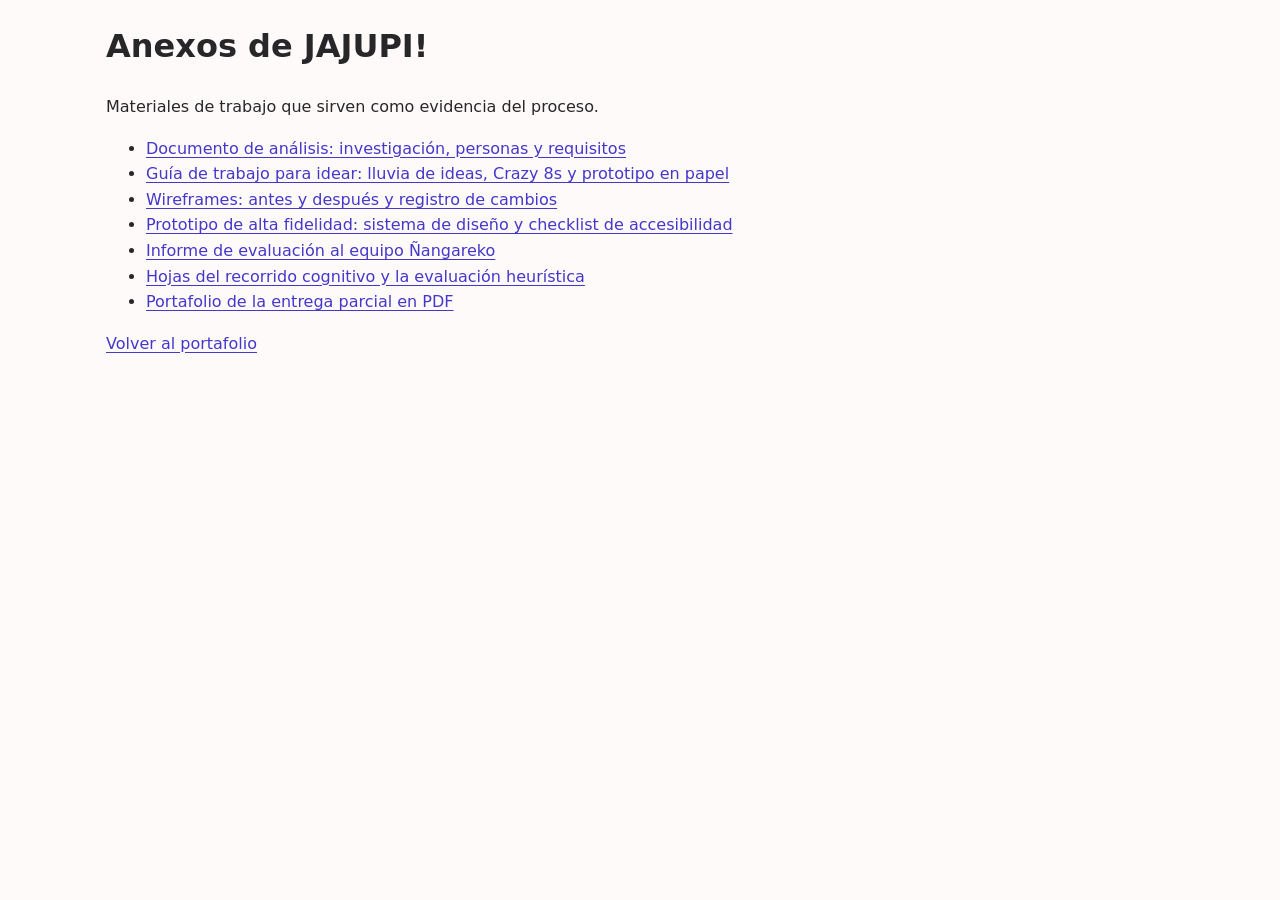
<file: anexos/index.html>
<!DOCTYPE html>
<html lang="es"><head><meta charset="utf-8"><meta name="viewport" content="width=device-width, initial-scale=1"><title>Anexos · JAJUPI!</title><link rel="stylesheet" href="../css/estilos.css"></head><body>
<main id="contenido"><h1>Anexos de JAJUPI!</h1><p>Materiales de trabajo que sirven como evidencia del proceso.</p>
<ul>
<li><a href="Documento_de_Análisis_-_Transporte_Público.pdf">Documento de análisis: investigación, personas y requisitos</a></li>
<li><a href="Guia_de_Trabajo_para_Idear.pdf">Guía de trabajo para idear: lluvia de ideas, Crazy 8s y prototipo en papel</a></li>
<li><a href="JAJUPI_wireframes_docx.pdf">Wireframes: antes y después y registro de cambios</a></li>
<li><a href="JAJUPI_-_PrototipoDeAltaFidelidad_-_primera_entrega_2.pdf">Prototipo de alta fidelidad: sistema de diseño y checklist de accesibilidad</a></li>
<li><a href="guia_evaluacion_prototipos.pdf">Informe de evaluación al equipo Ñangareko</a></li>
<li><a href="guia_evaluacion_prototipos_2.pdf">Hojas del recorrido cognitivo y la evaluación heurística</a></li>
<li><a href="Portafolio_JAJUPI_-_Entrega_Parcial_Corregida.pdf">Portafolio de la entrega parcial en PDF</a></li></ul>
<p><a href="../">Volver al portafolio</a></p></main></body></html>
</file>
<file: css/estilos.css>
:root{--accion:#4338CA;--texto:#27272A;--sec:#52525B;--borde:#D4D4D8;--fondo:#FFFAFA;--ok:#2E7D32;--err:#D32F2F;--s1:8px;--s2:16px;--s3:24px;--s4:32px}
*{box-sizing:border-box}html{scroll-behavior:smooth}
body{margin:0;font-family:'Sarabun',system-ui,sans-serif;font-size:16px;line-height:1.6;color:var(--texto);background:var(--fondo)}
a{color:var(--accion);text-underline-offset:3px}a:focus-visible,summary:focus-visible{outline:3px solid var(--accion);outline-offset:2px}
.skip{position:absolute;left:-999px;background:var(--accion);color:#fff;padding:var(--s1) var(--s2)}.skip:focus{left:var(--s2);top:var(--s2);z-index:9}
header.top{background:#fff;border-bottom:1px solid var(--borde);position:sticky;top:0;z-index:5}
nav{max-width:1100px;margin:auto;padding:var(--s1) var(--s2);display:flex;gap:var(--s2);flex-wrap:wrap;align-items:center}
nav strong{color:var(--accion);font-size:20px;margin-right:auto}nav a{font-size:14px;text-decoration:none;color:var(--sec);padding:4px 0}nav a:hover{color:var(--accion);text-decoration:underline}
main,.hero-in{max-width:1100px;margin:auto;padding:0 var(--s2)}
.hero{background:var(--accion);color:#fff;padding:var(--s4) 0}.hero-in{display:grid;grid-template-columns:1.3fr 1fr;gap:var(--s4);align-items:center}
.hero h1{font-size:48px;line-height:1.1;margin:0 0 var(--s2)}.hero p{font-size:18px;margin:0 0 var(--s1)}.hero small{opacity:.95}
.hero img{width:100%;max-width:300px;justify-self:center;border-radius:24px;box-shadow:0 8px 24px rgba(0,0,0,.35)}
section{padding:var(--s4) 0;border-bottom:1px solid var(--borde)}
h2{font-size:30px;margin:0 0 var(--s2);color:var(--accion)}h3{font-size:20px;margin:var(--s3) 0 var(--s1)}
.tag{display:inline-block;font-size:12px;font-weight:600;background:#fff;color:var(--accion);border:1px solid var(--accion);border-radius:99px;padding:0 var(--s1);margin-bottom:var(--s1)}
.decision{background:#fff;border-left:4px solid var(--accion);padding:var(--s2);margin:var(--s2) 0;border-radius:0 8px 8px 0}
.aviso{background:#fff;border-left:4px solid var(--err);padding:var(--s2);margin:var(--s2) 0;border-radius:0 8px 8px 0}
.tw{overflow-x:auto;margin:var(--s2) 0}table{border-collapse:collapse;width:100%;background:#fff;font-size:15px}
th,td{border:1px solid var(--borde);padding:var(--s1);text-align:left;vertical-align:top}th{background:var(--accion);color:#fff}
.cards{display:grid;grid-template-columns:repeat(auto-fit,minmax(220px,1fr));gap:var(--s2);margin:var(--s2) 0}
.card{background:#fff;border:1px solid var(--borde);border-radius:12px;padding:var(--s2)}.card b{display:block;font-size:30px;color:var(--accion);line-height:1.1}
figure{margin:0}figcaption{font-size:13px;color:var(--sec);margin-top:4px}
.big img,.persona img{width:100%;height:auto;border:1px solid var(--borde);border-radius:8px;background:#fff}
.personas{display:grid;grid-template-columns:repeat(auto-fit,minmax(300px,1fr));gap:var(--s2)}
.pantalla{background:#fff;border:1px solid var(--borde);border-radius:12px;padding:var(--s2);margin:var(--s2) 0}.pantalla h3{margin-top:0}
.trio{display:grid;grid-template-columns:repeat(3,minmax(0,1fr));gap:var(--s2);align-items:start}.trio img{width:100%;height:auto;border-radius:8px;border:1px solid var(--borde)}
details{background:#fff;border:1px solid var(--borde);border-radius:8px;padding:var(--s1) var(--s2);margin:var(--s1) 0}summary{cursor:pointer;font-weight:600;min-height:32px}
footer{padding:var(--s3) var(--s2);text-align:center;color:var(--sec);font-size:14px}
.pend{background:#fff;border:1px dashed var(--sec);padding:var(--s2);border-radius:8px}
@media(max-width:700px){.hero-in{grid-template-columns:1fr}.hero h1{font-size:36px}.trio{grid-template-columns:1fr 1fr 1fr;gap:var(--s1)}}

.strip{display:flex;gap:var(--s2);overflow-x:auto;padding:var(--s1) 0 var(--s2)}.strip figure{flex:0 0 150px}.strip img{width:150px;height:auto;border-radius:12px;border:1px solid var(--borde)}
.screen{background:#fff;border:1px solid var(--borde);border-radius:12px;padding:var(--s2);margin:var(--s2) 0}.screen h4{margin:0 0 var(--s1)}
.nota{font-size:14px;color:var(--sec)}td strong{color:var(--texto)}.eyebrow{letter-spacing:.06em;font-size:13px;font-weight:600}
.trio img{max-height:420px;object-fit:contain}.trio .ph{border:1px dashed var(--sec);border-radius:8px;padding:var(--s2);font-size:14px;color:var(--sec);background:var(--fondo)}
</file>
